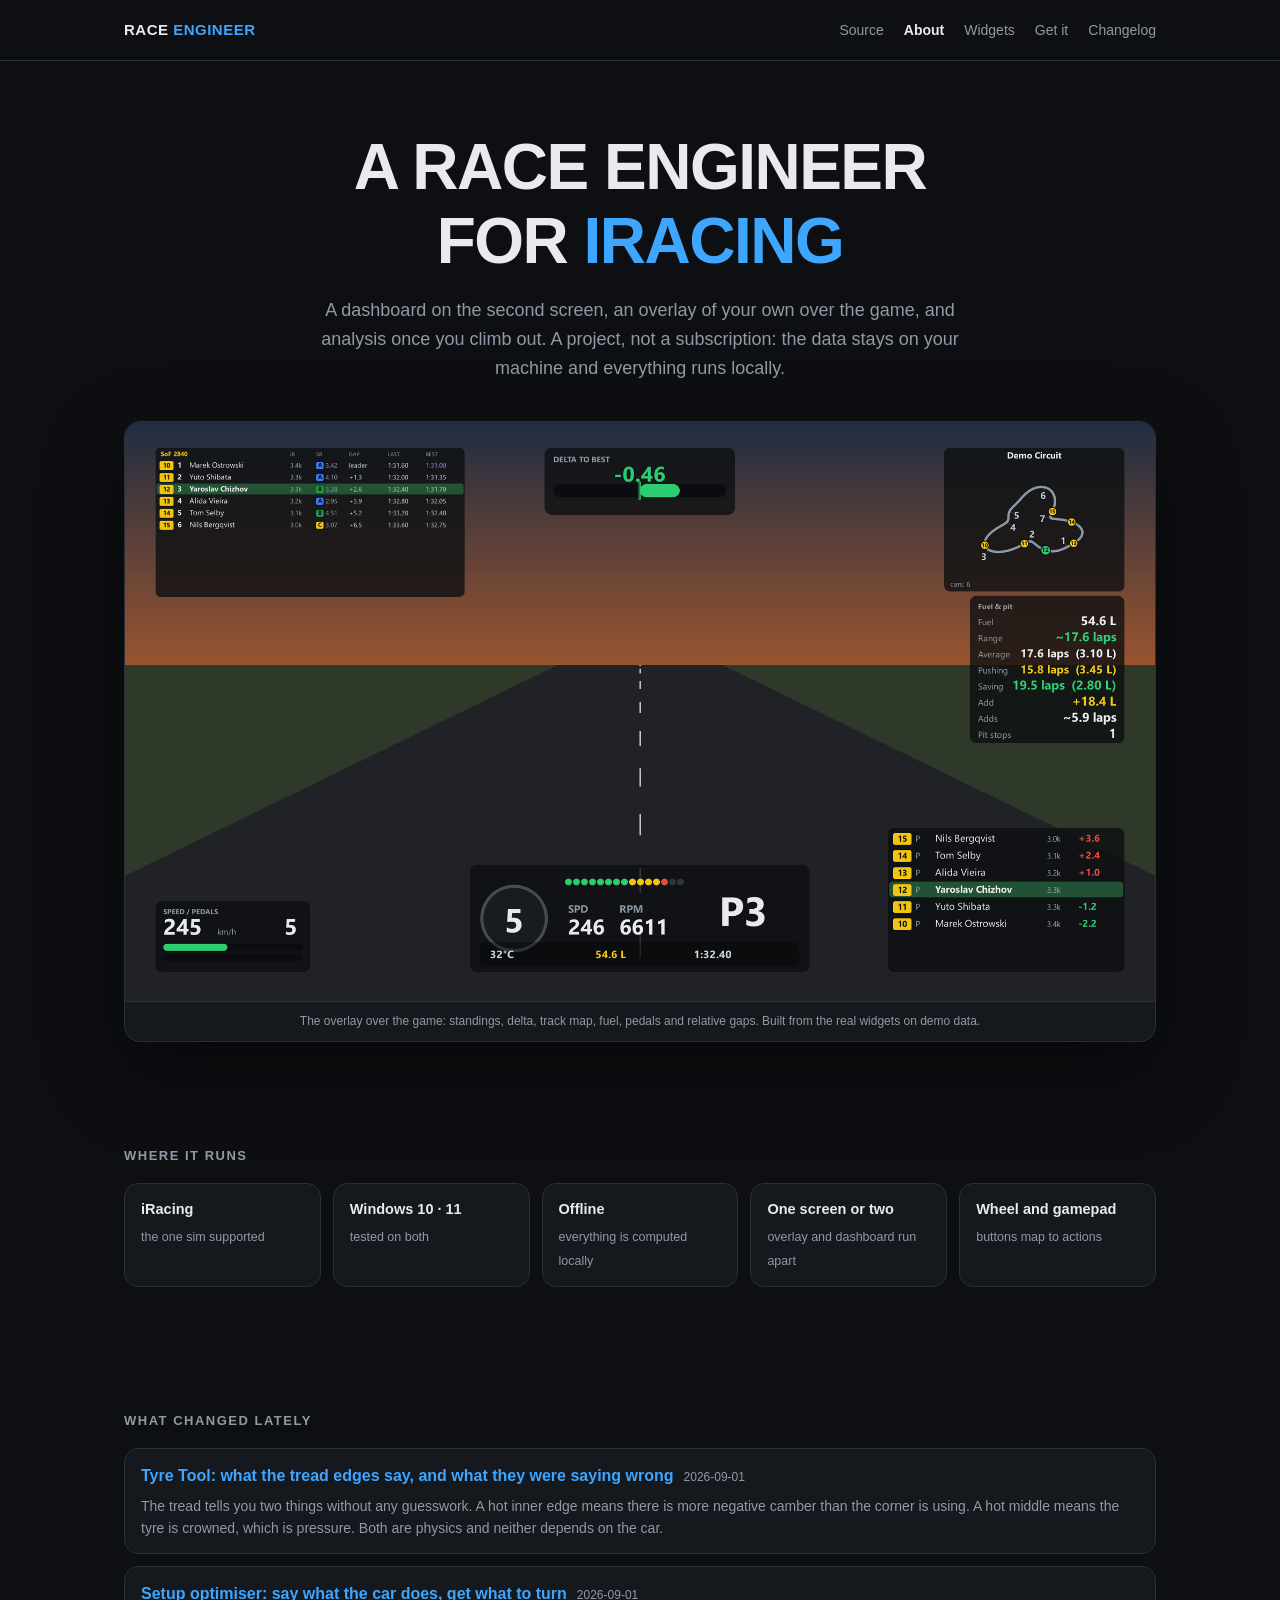
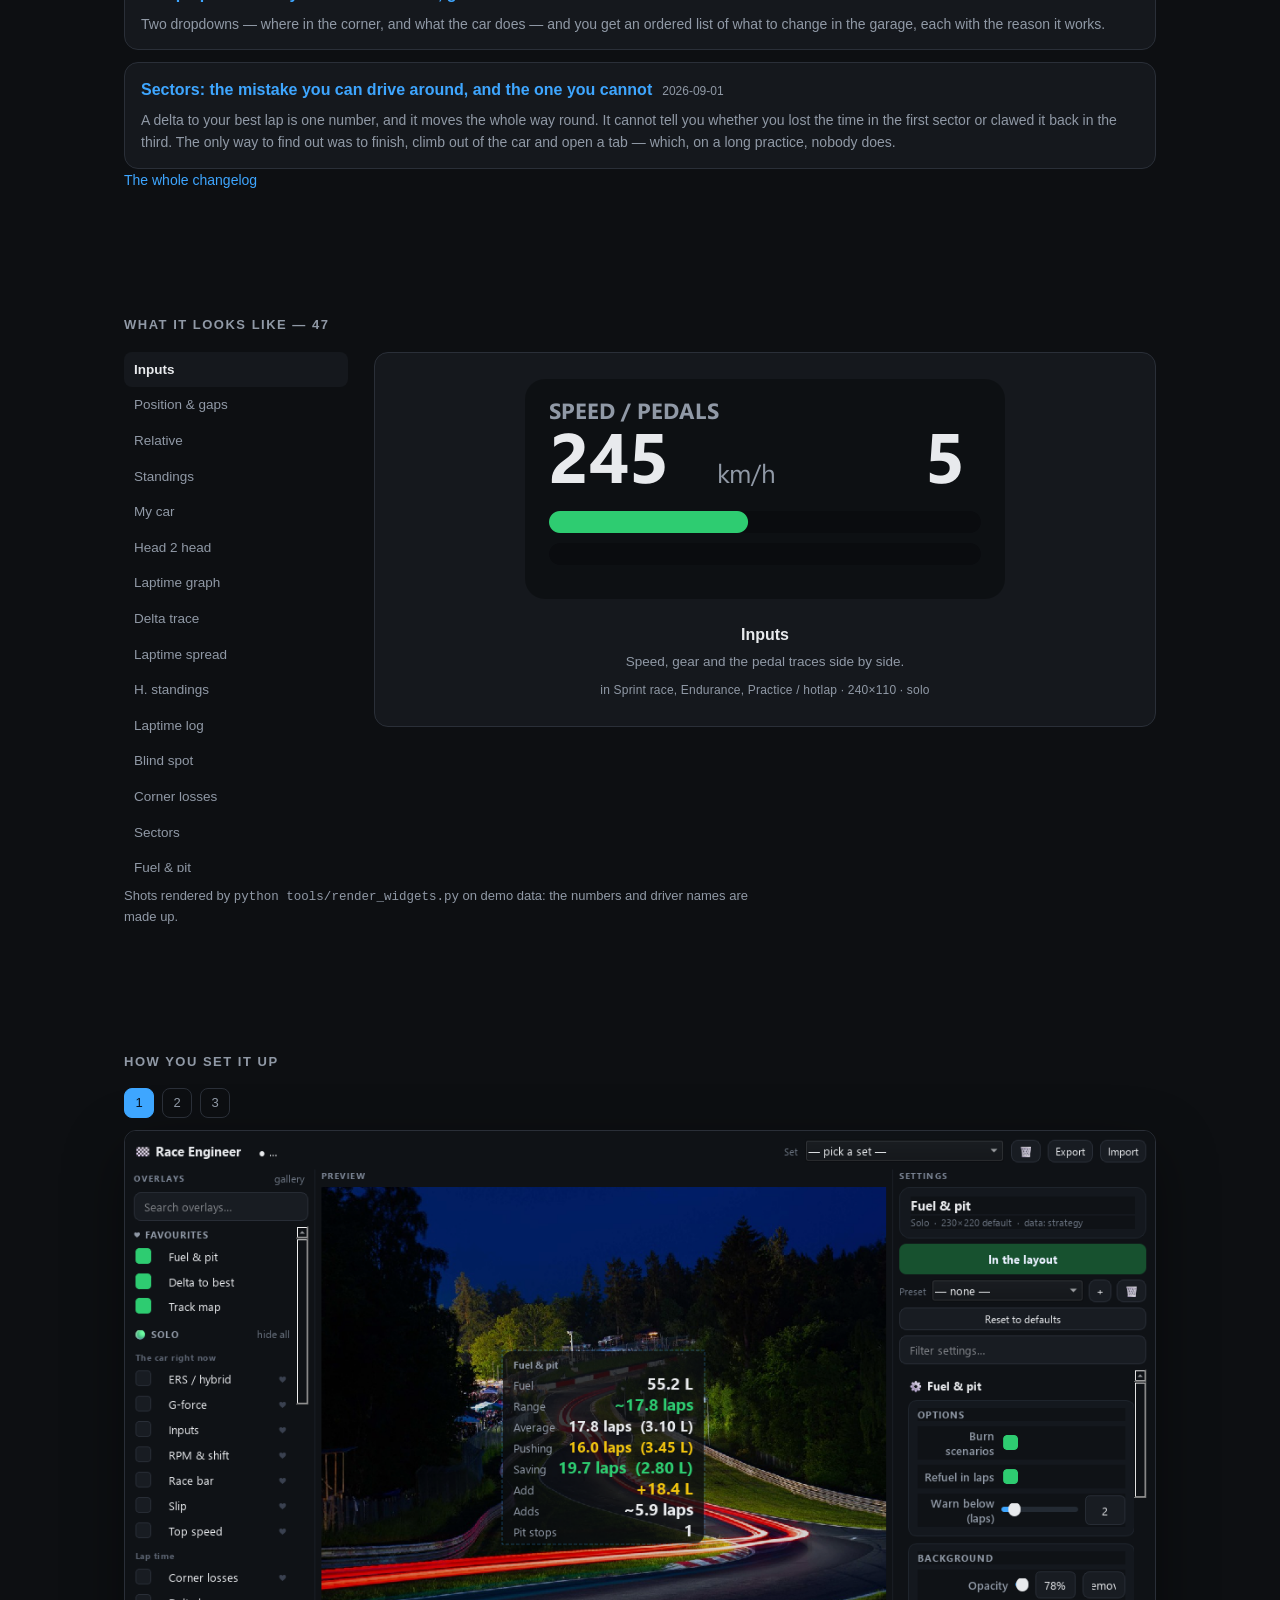
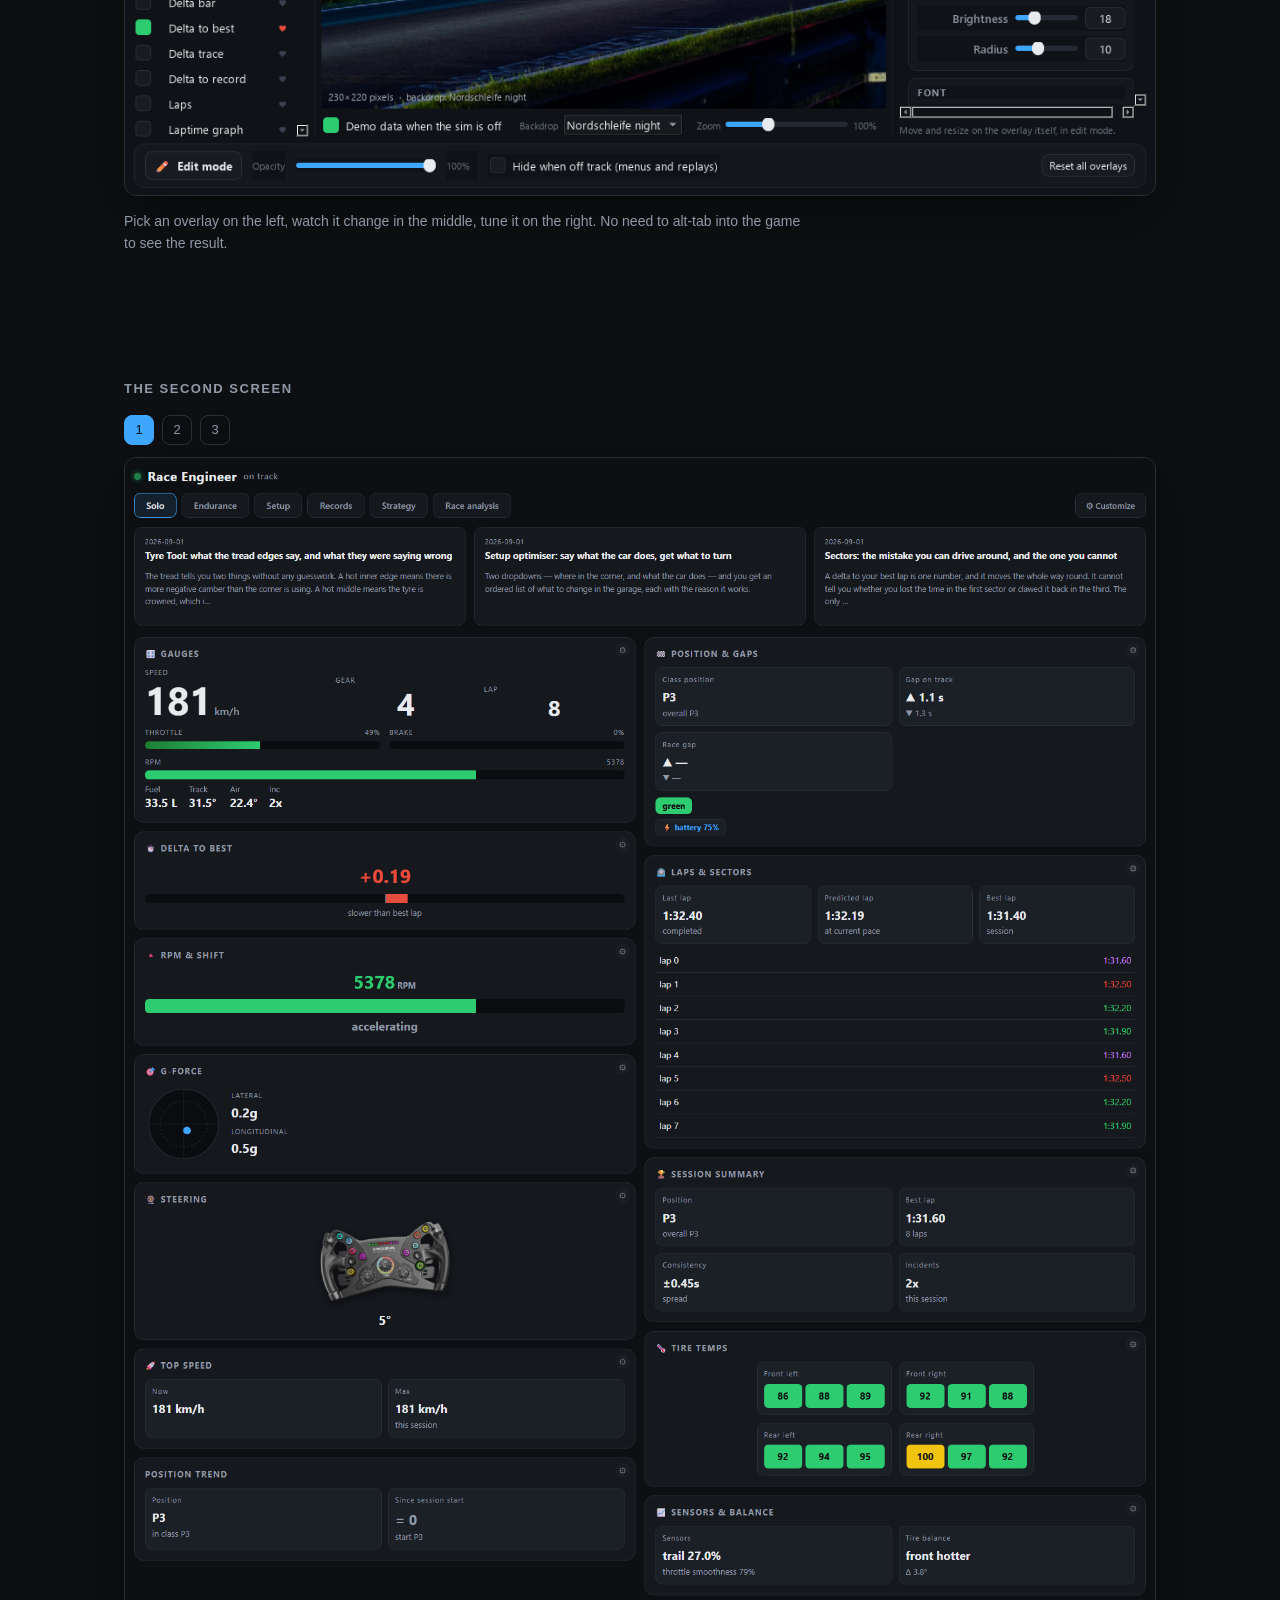
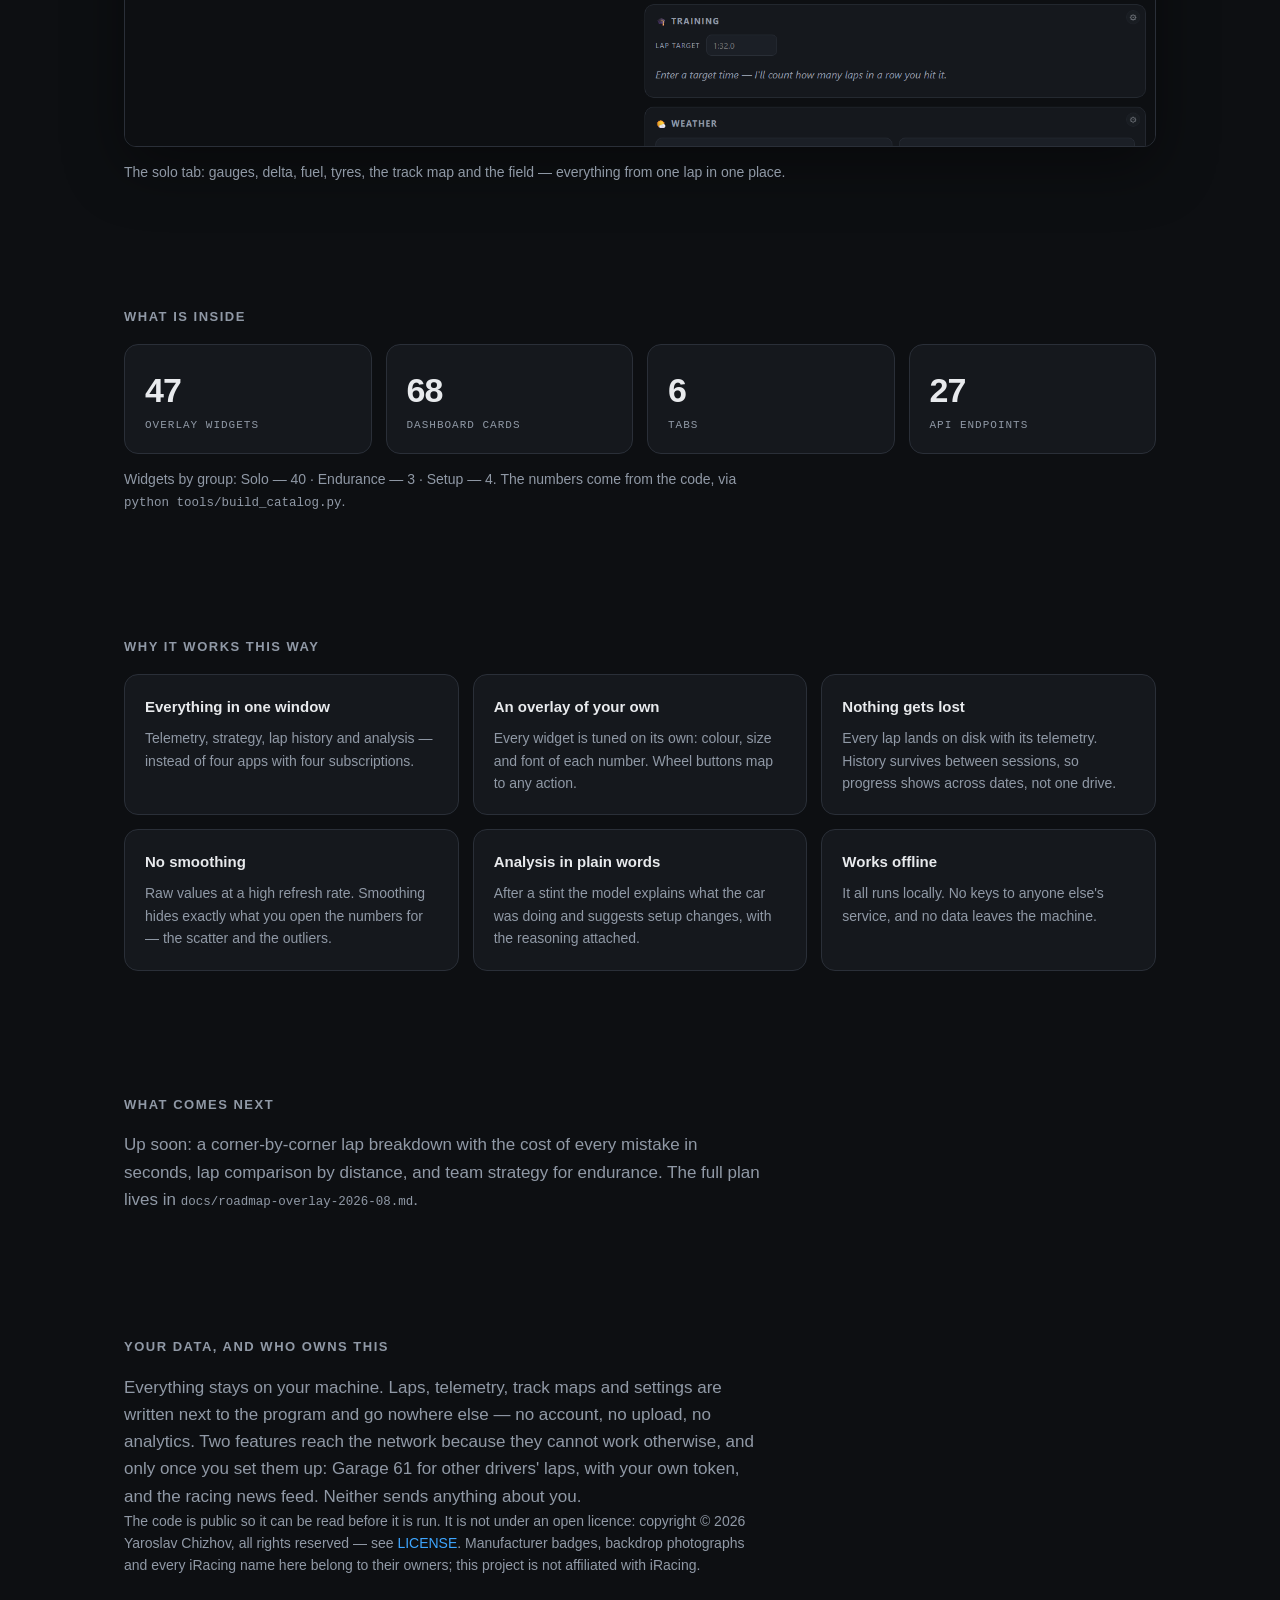
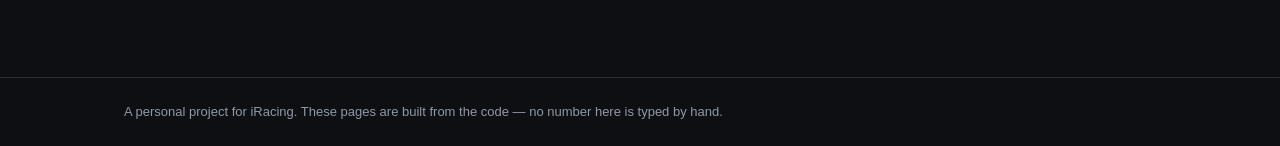
<file: docs/index.html>
<!doctype html>
<html lang="en"><head><meta charset="utf-8">
<meta name="viewport" content="width=device-width,initial-scale=1">
<title>About — Race Engineer</title>
<meta name="description" content="A race engineer for iRacing: a dashboard on the second screen, an overlay of your own over the game, and analysis once you climb out. Everything runs locally.">
<meta property="og:type" content="website">
<meta property="og:site_name" content="Race Engineer">
<meta property="og:title" content="About — Race Engineer">
<meta property="og:description" content="A race engineer for iRacing: a dashboard on the second screen, an overlay of your own over the game, and analysis once you climb out. Everything runs locally.">
<meta property="og:image" content="https://yarrace.github.io/iracing-race-engineer/hero.png">
<meta name="twitter:card" content="summary_large_image">
<link rel="stylesheet" href="tokens.css">
<style>
  *{box-sizing:border-box;margin:0;padding:0}
  body{background:var(--bg);color:var(--txt);line-height:1.6;
    font:15px/1.6 -apple-system,"Segoe UI",Roboto,Arial,sans-serif}
  a{color:var(--accent);text-decoration:none} a:hover{text-decoration:underline}
  .wrap{max-width:1080px;margin:0 auto;padding:0 24px}
  header{border-bottom:1px solid var(--line);position:sticky;top:0;
    background:var(--bg);z-index:5}
  header .wrap{display:flex;align-items:center;gap:26px;height:60px}
  .logo{font-weight:800;letter-spacing:.5px;color:var(--txt)}
  .logo b{color:var(--accent)}
  nav{display:flex;gap:20px;margin-left:auto}
  nav a{color:var(--muted);font-size:14px}
  nav a.on{color:var(--txt);font-weight:600}
  h1{font-size:40px;line-height:1.15;letter-spacing:-.5px;margin-bottom:14px}
  h1 span{color:var(--accent)}
  h2{font-size:13px;text-transform:uppercase;letter-spacing:1.5px;
    color:var(--muted);margin:44px 0 16px;font-weight:600}
  .lead{color:var(--muted);font-size:17px;max-width:640px}
  section{padding:40px 0}
  .hero{padding:64px 0 40px}
  .nums{display:grid;grid-template-columns:repeat(4,1fr);gap:14px}
  .changes{list-style:none;display:grid;gap:12px}
  .changes li{background:var(--panel);border:1px solid var(--line);
    border-radius:var(--r-card);padding:14px 16px}
  .changes li a{font-weight:700;font-size:16px}
  .changes .when{color:var(--muted);font-size:12px;margin-left:10px}
  .changes li p{color:var(--muted);font-size:14px;margin-top:6px}
  .num{background:var(--panel);border:1px solid var(--line);border-radius:var(--r-card);
    padding:18px 20px}
  .num .v{font-size:34px;font-weight:800;font-variant-numeric:tabular-nums;
    letter-spacing:-1px}
  .num .k{font-size:11px;text-transform:uppercase;letter-spacing:1px;color:var(--muted)}
  .why{display:grid;grid-template-columns:repeat(3,1fr);gap:14px}
  .why div{background:var(--panel);border:1px solid var(--line);
    border-radius:var(--r-card);padding:20px}
  .why h3{font-size:15px;margin-bottom:8px}
  .why p{color:var(--muted);font-size:14px}
  table{width:100%;border-collapse:collapse;font-size:14px}
  th{text-align:left;font-size:11px;text-transform:uppercase;letter-spacing:1px;
    color:var(--muted);padding:10px 12px;border-bottom:1px solid var(--line);font-weight:600}
  td{padding:11px 12px;border-bottom:1px solid var(--line);vertical-align:top}
  tr:hover td{background:var(--panel)}
  .k{font-family:ui-monospace,Consolas,monospace;font-size:12.5px;color:var(--muted)}
  .tag{display:inline-block;font-size:11px;padding:2px 8px;border-radius:20px;
    border:1px solid var(--line);color:var(--muted)}
  .tag.solo{color:var(--good);border-color:color-mix(in srgb,var(--good) 40%,transparent)}
  .tag.endur{color:var(--accent);border-color:color-mix(in srgb,var(--accent) 40%,transparent)}
  .tag.setup{color:var(--best);border-color:color-mix(in srgb,var(--best) 40%,transparent)}
  .post{border-bottom:1px solid var(--line);padding:22px 0}
  .post .d{font-size:12px;color:var(--muted);font-variant-numeric:tabular-nums}
  .post h3{font-size:19px;margin:4px 0 8px}
  .post ul{margin-left:20px;color:var(--muted)}
  .empty{color:var(--muted);padding:30px 0}
  footer{border-top:1px solid var(--line);margin-top:60px;padding:24px 0;
    color:var(--muted);font-size:13px}
    /* Hero shot. Both competitors lead with a screenshot rather than a
       paragraph — you see what the thing is before you read a word. */
    .hero-big{padding:70px 0 20px;text-align:center}
    .hero-big h1{font-size:clamp(34px,6vw,64px);letter-spacing:-1.5px;
      text-transform:uppercase;font-weight:800;margin-bottom:18px}
    .hero-big .lead{margin:0 auto;font-size:18px}
    .shot{margin:38px 0 0;border-radius:16px;overflow:hidden;
      border:1px solid var(--line);box-shadow:0 30px 80px rgba(0,0,0,.45);
      background:var(--panel)}
    .shot img{display:block;width:100%;height:auto}
    .shot figcaption{padding:10px 16px;font-size:12px;color:var(--muted);
      border-top:1px solid var(--line)}
    /* Showcase: list on the left, selected widget on the right. Switching
       runs on pure CSS — not a line of script on the page. */
    .show{display:grid;grid-template-columns:230px 1fr;gap:20px;align-items:start}
    .show-list{max-height:520px;overflow:auto;padding-right:6px}
    .show-list label{display:block;padding:7px 10px;border-radius:8px;
      color:var(--muted);font-size:13.5px;cursor:pointer}
    .show-list label:hover{background:var(--panel);color:var(--txt)}
    .show input{position:absolute;opacity:0;pointer-events:none}
    .show-stage{background:var(--panel);border:1px solid var(--line);
      border-radius:var(--r-card);min-height:320px;display:flex;
      align-items:center;justify-content:center;padding:26px}
    .show-stage figure{display:none;text-align:center;max-width:100%}
    .show-stage img{max-width:100%;height:auto}
    .show-stage figcaption{margin-top:16px;color:var(--muted);font-size:13.5px}
    .show-stage figcaption b{display:block;color:var(--txt);font-size:16px;
      margin-bottom:4px}
    .show-stage figcaption .meta{display:block;margin-top:8px;
      color:var(--muted);font-size:12px;letter-spacing:.2px}
    img.th{width:120px;height:auto;display:block;border-radius:6px;
      background:#0d1014;border:1px solid var(--line)}
    td:first-child{width:132px}
    td .sub{color:var(--muted);font-size:12.5px;margin-top:3px;max-width:34ch}
    .sims{display:grid;grid-template-columns:repeat(auto-fit,minmax(180px,1fr));
      gap:12px}
    .sim{border:1px solid var(--line);border-radius:var(--r-card);padding:14px 16px;
      background:var(--panel)}
    .sim b{display:block;font-size:14.5px;margin-bottom:3px}
    .sim span{color:var(--muted);font-size:12.5px}
    /* Screenshot galleries (settings window, dashboard): numbered
       tabs, one shot at a time, no script. */
    .gal input{position:absolute;opacity:0;pointer-events:none}
    .gal-tabs{display:flex;gap:8px;margin-bottom:12px}
    .gal-tabs label{width:30px;height:30px;display:flex;align-items:center;
      justify-content:center;border:1px solid var(--line);border-radius:8px;
      color:var(--muted);font-size:13px;cursor:pointer;
      font-variant-numeric:tabular-nums}
    .gal-tabs label:hover{color:var(--txt);border-color:var(--muted)}
    .gal-stage figure{display:none}
    .gal-stage img{display:block;width:100%;height:auto;border-radius:12px;
      border:1px solid var(--line);box-shadow:0 20px 60px rgba(0,0,0,.4)}
    .gal-stage figcaption{color:var(--muted);font-size:14px;margin-top:14px;
      max-width:680px}
    /* Get-it page: numbered steps with the command under each one. */
    ol.steps{list-style:none;counter-reset:s;display:grid;gap:14px}
    ol.steps li{counter-increment:s;background:var(--panel);
      border:1px solid var(--line);border-radius:var(--r-card);
      padding:16px 20px 16px 58px;position:relative}
    ol.steps li::before{content:counter(s);position:absolute;left:18px;top:16px;
      width:24px;height:24px;border-radius:50%;background:var(--accent);
      color:#08111c;font-weight:800;font-size:13px;display:flex;
      align-items:center;justify-content:center}
    /* Download cards. They exist only when a release is actually
       published — see release_section(). */
    .dls{display:grid;grid-template-columns:repeat(auto-fit,minmax(230px,1fr));
      gap:14px}
    a.dl{display:block;background:var(--panel);border:1px solid var(--line);
      border-radius:var(--r-card);padding:18px 20px;color:var(--txt)}
    a.dl:hover{border-color:var(--accent);text-decoration:none}
    a.dl b{display:block;font-size:16px;color:var(--accent);margin-bottom:4px}
    a.dl .dlname{display:block;font-family:ui-monospace,Consolas,monospace;
      font-size:12px;color:var(--muted);margin-bottom:8px}
    a.dl span{color:var(--muted);font-size:13.5px}
    ol.steps b{display:block;margin-bottom:6px}
    ol.steps p{color:var(--muted);font-size:14px;margin-top:6px}
    pre.cmd{background:#0b0e12;border:1px solid var(--line);border-radius:8px;
      padding:11px 14px;overflow-x:auto;font-family:ui-monospace,Consolas,monospace;
      font-size:12.5px;color:#cdd3dc;line-height:1.7}
    .note{border-left:2px solid var(--warn,#e0a800);padding:2px 0 2px 16px;
      color:var(--muted);font-size:14px;max-width:680px}
    @media(max-width:760px){.nums,.why{grid-template-columns:1fr 1fr}h1{font-size:30px}
      .show{grid-template-columns:1fr}.show-list{max-height:200px}}
</style></head><body>
<header><div class="wrap">
  <span class="logo">RACE <b>ENGINEER</b></span>
  <nav><a href="https://github.com/YarRace/iracing-race-engineer" class="">Source</a><a href="index.html" class="on">About</a><a href="widgets.html" class="">Widgets</a><a href="get.html" class="">Get it</a><a href="changelog.html" class="">Changelog</a></nav>
</div></header>
<div class="wrap">
<section class="hero-big">
  <h1>A race engineer<br>for <span>iRacing</span></h1>
  <p class="lead">A dashboard on the second screen, an overlay of your own over the
  game, and analysis once you climb out. A project, not a subscription: the data
  stays on your machine and everything runs locally.</p>
  <figure class="shot"><img src="hero.png" alt="The overlay over the game"><figcaption>The overlay over the game: standings, delta, track map, fuel, pedals and relative gaps. Built from the real widgets on demo data.</figcaption></figure>
</section>
<section>
  <h2>Where it runs</h2>
  <div class="sims"><div class="sim"><b>iRacing</b><span>the one sim supported</span></div><div class="sim"><b>Windows 10 · 11</b><span>tested on both</span></div><div class="sim"><b>Offline</b><span>everything is computed locally</span></div><div class="sim"><b>One screen or two</b><span>overlay and dashboard run apart</span></div><div class="sim"><b>Wheel and gamepad</b><span>buttons map to actions</span></div></div>
</section>
<section><h2>What changed lately</h2><ul class="changes"><li><a href="changelog.html#2026-09-01-tyre-tool">Tyre Tool: what the tread edges say, and what they were saying wrong</a><span class="when">2026-09-01</span><p>The tread tells you two things without any guesswork. A hot inner edge means
there is more negative camber than the corner is using. A hot middle means the
tyre is crowned, which is pressure. Both are physics and neither depends on the
car.</p></li><li><a href="changelog.html#2026-09-01-setup-optimiser">Setup optimiser: say what the car does, get what to turn</a><span class="when">2026-09-01</span><p>Two dropdowns — where in the corner, and what the car does — and you get an
ordered list of what to change in the garage, each with the reason it works.</p></li><li><a href="changelog.html#2026-09-01-sector-breakdown">Sectors: the mistake you can drive around, and the one you cannot</a><span class="when">2026-09-01</span><p>A delta to your best lap is one number, and it moves the whole way round. It
cannot tell you whether you lost the time in the first sector or clawed it back
in the third. The only way to find out was to finish, climb out of the car and
open a tab — which, on a long practice, nobody does.</p></li></ul><p class="lead" style="font-size:14px"><a href="changelog.html">The whole changelog</a></p></section>
<section><h2>What it looks like — 47</h2><style>#s0:checked~.show-stage #f0{display:block}#s0:checked~.show-list label[for="s0"]{background:var(--panel);color:var(--txt);font-weight:600}#s1:checked~.show-stage #f1{display:block}#s1:checked~.show-list label[for="s1"]{background:var(--panel);color:var(--txt);font-weight:600}#s2:checked~.show-stage #f2{display:block}#s2:checked~.show-list label[for="s2"]{background:var(--panel);color:var(--txt);font-weight:600}#s3:checked~.show-stage #f3{display:block}#s3:checked~.show-list label[for="s3"]{background:var(--panel);color:var(--txt);font-weight:600}#s4:checked~.show-stage #f4{display:block}#s4:checked~.show-list label[for="s4"]{background:var(--panel);color:var(--txt);font-weight:600}#s5:checked~.show-stage #f5{display:block}#s5:checked~.show-list label[for="s5"]{background:var(--panel);color:var(--txt);font-weight:600}#s6:checked~.show-stage #f6{display:block}#s6:checked~.show-list label[for="s6"]{background:var(--panel);color:var(--txt);font-weight:600}#s7:checked~.show-stage #f7{display:block}#s7:checked~.show-list label[for="s7"]{background:var(--panel);color:var(--txt);font-weight:600}#s8:checked~.show-stage #f8{display:block}#s8:checked~.show-list label[for="s8"]{background:var(--panel);color:var(--txt);font-weight:600}#s9:checked~.show-stage #f9{display:block}#s9:checked~.show-list label[for="s9"]{background:var(--panel);color:var(--txt);font-weight:600}#s10:checked~.show-stage #f10{display:block}#s10:checked~.show-list label[for="s10"]{background:var(--panel);color:var(--txt);font-weight:600}#s11:checked~.show-stage #f11{display:block}#s11:checked~.show-list label[for="s11"]{background:var(--panel);color:var(--txt);font-weight:600}#s12:checked~.show-stage #f12{display:block}#s12:checked~.show-list label[for="s12"]{background:var(--panel);color:var(--txt);font-weight:600}#s13:checked~.show-stage #f13{display:block}#s13:checked~.show-list label[for="s13"]{background:var(--panel);color:var(--txt);font-weight:600}#s14:checked~.show-stage #f14{display:block}#s14:checked~.show-list label[for="s14"]{background:var(--panel);color:var(--txt);font-weight:600}#s15:checked~.show-stage #f15{display:block}#s15:checked~.show-list label[for="s15"]{background:var(--panel);color:var(--txt);font-weight:600}#s16:checked~.show-stage #f16{display:block}#s16:checked~.show-list label[for="s16"]{background:var(--panel);color:var(--txt);font-weight:600}#s17:checked~.show-stage #f17{display:block}#s17:checked~.show-list label[for="s17"]{background:var(--panel);color:var(--txt);font-weight:600}#s18:checked~.show-stage #f18{display:block}#s18:checked~.show-list label[for="s18"]{background:var(--panel);color:var(--txt);font-weight:600}#s19:checked~.show-stage #f19{display:block}#s19:checked~.show-list label[for="s19"]{background:var(--panel);color:var(--txt);font-weight:600}#s20:checked~.show-stage #f20{display:block}#s20:checked~.show-list label[for="s20"]{background:var(--panel);color:var(--txt);font-weight:600}#s21:checked~.show-stage #f21{display:block}#s21:checked~.show-list label[for="s21"]{background:var(--panel);color:var(--txt);font-weight:600}#s22:checked~.show-stage #f22{display:block}#s22:checked~.show-list label[for="s22"]{background:var(--panel);color:var(--txt);font-weight:600}#s23:checked~.show-stage #f23{display:block}#s23:checked~.show-list label[for="s23"]{background:var(--panel);color:var(--txt);font-weight:600}#s24:checked~.show-stage #f24{display:block}#s24:checked~.show-list label[for="s24"]{background:var(--panel);color:var(--txt);font-weight:600}#s25:checked~.show-stage #f25{display:block}#s25:checked~.show-list label[for="s25"]{background:var(--panel);color:var(--txt);font-weight:600}#s26:checked~.show-stage #f26{display:block}#s26:checked~.show-list label[for="s26"]{background:var(--panel);color:var(--txt);font-weight:600}#s27:checked~.show-stage #f27{display:block}#s27:checked~.show-list label[for="s27"]{background:var(--panel);color:var(--txt);font-weight:600}#s28:checked~.show-stage #f28{display:block}#s28:checked~.show-list label[for="s28"]{background:var(--panel);color:var(--txt);font-weight:600}#s29:checked~.show-stage #f29{display:block}#s29:checked~.show-list label[for="s29"]{background:var(--panel);color:var(--txt);font-weight:600}#s30:checked~.show-stage #f30{display:block}#s30:checked~.show-list label[for="s30"]{background:var(--panel);color:var(--txt);font-weight:600}#s31:checked~.show-stage #f31{display:block}#s31:checked~.show-list label[for="s31"]{background:var(--panel);color:var(--txt);font-weight:600}#s32:checked~.show-stage #f32{display:block}#s32:checked~.show-list label[for="s32"]{background:var(--panel);color:var(--txt);font-weight:600}#s33:checked~.show-stage #f33{display:block}#s33:checked~.show-list label[for="s33"]{background:var(--panel);color:var(--txt);font-weight:600}#s34:checked~.show-stage #f34{display:block}#s34:checked~.show-list label[for="s34"]{background:var(--panel);color:var(--txt);font-weight:600}#s35:checked~.show-stage #f35{display:block}#s35:checked~.show-list label[for="s35"]{background:var(--panel);color:var(--txt);font-weight:600}#s36:checked~.show-stage #f36{display:block}#s36:checked~.show-list label[for="s36"]{background:var(--panel);color:var(--txt);font-weight:600}#s37:checked~.show-stage #f37{display:block}#s37:checked~.show-list label[for="s37"]{background:var(--panel);color:var(--txt);font-weight:600}#s38:checked~.show-stage #f38{display:block}#s38:checked~.show-list label[for="s38"]{background:var(--panel);color:var(--txt);font-weight:600}#s39:checked~.show-stage #f39{display:block}#s39:checked~.show-list label[for="s39"]{background:var(--panel);color:var(--txt);font-weight:600}#s40:checked~.show-stage #f40{display:block}#s40:checked~.show-list label[for="s40"]{background:var(--panel);color:var(--txt);font-weight:600}#s41:checked~.show-stage #f41{display:block}#s41:checked~.show-list label[for="s41"]{background:var(--panel);color:var(--txt);font-weight:600}#s42:checked~.show-stage #f42{display:block}#s42:checked~.show-list label[for="s42"]{background:var(--panel);color:var(--txt);font-weight:600}#s43:checked~.show-stage #f43{display:block}#s43:checked~.show-list label[for="s43"]{background:var(--panel);color:var(--txt);font-weight:600}#s44:checked~.show-stage #f44{display:block}#s44:checked~.show-list label[for="s44"]{background:var(--panel);color:var(--txt);font-weight:600}#s45:checked~.show-stage #f45{display:block}#s45:checked~.show-list label[for="s45"]{background:var(--panel);color:var(--txt);font-weight:600}#s46:checked~.show-stage #f46{display:block}#s46:checked~.show-list label[for="s46"]{background:var(--panel);color:var(--txt);font-weight:600}</style><div class="show"><input type="radio" name="shot" id="s0" checked><input type="radio" name="shot" id="s1"><input type="radio" name="shot" id="s2"><input type="radio" name="shot" id="s3"><input type="radio" name="shot" id="s4"><input type="radio" name="shot" id="s5"><input type="radio" name="shot" id="s6"><input type="radio" name="shot" id="s7"><input type="radio" name="shot" id="s8"><input type="radio" name="shot" id="s9"><input type="radio" name="shot" id="s10"><input type="radio" name="shot" id="s11"><input type="radio" name="shot" id="s12"><input type="radio" name="shot" id="s13"><input type="radio" name="shot" id="s14"><input type="radio" name="shot" id="s15"><input type="radio" name="shot" id="s16"><input type="radio" name="shot" id="s17"><input type="radio" name="shot" id="s18"><input type="radio" name="shot" id="s19"><input type="radio" name="shot" id="s20"><input type="radio" name="shot" id="s21"><input type="radio" name="shot" id="s22"><input type="radio" name="shot" id="s23"><input type="radio" name="shot" id="s24"><input type="radio" name="shot" id="s25"><input type="radio" name="shot" id="s26"><input type="radio" name="shot" id="s27"><input type="radio" name="shot" id="s28"><input type="radio" name="shot" id="s29"><input type="radio" name="shot" id="s30"><input type="radio" name="shot" id="s31"><input type="radio" name="shot" id="s32"><input type="radio" name="shot" id="s33"><input type="radio" name="shot" id="s34"><input type="radio" name="shot" id="s35"><input type="radio" name="shot" id="s36"><input type="radio" name="shot" id="s37"><input type="radio" name="shot" id="s38"><input type="radio" name="shot" id="s39"><input type="radio" name="shot" id="s40"><input type="radio" name="shot" id="s41"><input type="radio" name="shot" id="s42"><input type="radio" name="shot" id="s43"><input type="radio" name="shot" id="s44"><input type="radio" name="shot" id="s45"><input type="radio" name="shot" id="s46"><div class="show-list"><label for="s0">Inputs</label><label for="s1">Position &amp; gaps</label><label for="s2">Relative</label><label for="s3">Standings</label><label for="s4">My car</label><label for="s5">Head 2 head</label><label for="s6">Laptime graph</label><label for="s7">Delta trace</label><label for="s8">Laptime spread</label><label for="s9">H. standings</label><label for="s10">Laptime log</label><label for="s11">Blind spot</label><label for="s12">Corner losses</label><label for="s13">Sectors</label><label for="s14">Fuel &amp; pit</label><label for="s15">Laps</label><label for="s16">Race bar</label><label for="s17">Delta to best</label><label for="s18">RPM &amp; shift</label><label for="s19">G-force</label><label for="s20">Top speed</label><label for="s21">Slip</label><label for="s22">Position trend</label><label for="s23">Session summary</label><label for="s24">Tire temps</label><label for="s25">Tire wear</label><label for="s26">Session</label><label for="s27">Delta to record</label><label for="s28">ERS / hybrid</label><label for="s29">Weather</label><label for="s30">Flags</label><label for="s31">Radar</label><label for="s32">Track map</label><label for="s33">Optimal lap</label><label for="s34">Pit helper</label><label for="s35">Sensors &amp; balance</label><label for="s36">Delta bar</label><label for="s37">Wear graph</label><label for="s38">Spotter</label><label for="s39">Rain &amp; wind</label><label for="s40">Driver &amp; stint</label><label for="s41">Time left</label><label for="s42">Team incidents</label><label for="s43">Symptoms</label><label for="s44">Front/rear balance</label><label for="s45">Wear trend</label><label for="s46">Tyre tool</label></div><div class="show-stage"><figure id="f0"><img src="widgets/inputs.png" alt="Inputs" loading="lazy"><figcaption><b>Inputs</b>Speed, gear and the pedal traces side by side.<span class="meta">in Sprint race, Endurance, Practice / hotlap · 240×110 · solo</span></figcaption></figure><figure id="f1"><img src="widgets/position.png" alt="Position &amp; gaps" loading="lazy"><figcaption><b>Position &amp; gaps</b>Position in class, gaps to the car ahead and behind.<span class="meta">in Sprint race · 220×170 · solo</span></figcaption></figure><figure id="f2"><img src="widgets/relative.png" alt="Relative" loading="lazy"><figcaption><b>Relative</b>The cars physically nearest you on track, not on the timesheet.<span class="meta">in Sprint race, Endurance · 360×220 · solo</span></figcaption></figure><figure id="f3"><img src="widgets/standings.png" alt="Standings" loading="lazy"><figcaption><b>Standings</b>The full field, sorted the way race control sorts it.<span class="meta">in Endurance · 620×300 · solo</span></figcaption></figure><figure id="f4"><img src="widgets/mycar.png" alt="My car" loading="lazy"><figcaption><b>My car</b>Which car you are in: badge and model name.<span class="meta">not in any starter set · 240×74 · solo</span></figcaption></figure><figure id="f5"><img src="widgets/head2head.png" alt="Head 2 head" loading="lazy"><figcaption><b>Head 2 head</b>You against one rival — the gap and the best-lap difference.<span class="meta">not in any starter set · 390×140 · solo</span></figcaption></figure><figure id="f6"><img src="widgets/laptimegraph.png" alt="Laptime graph" loading="lazy"><figcaption><b>Laptime graph</b>Every lap as a bar, coloured by pace.<span class="meta">not in any starter set · 300×160 · solo</span></figcaption></figure><figure id="f7"><img src="widgets/deltatrace.png" alt="Delta trace" loading="lazy"><figcaption><b>Delta trace</b>A rolling trace of your delta to the best lap.<span class="meta">in Practice / hotlap · 300×120 · solo</span></figcaption></figure><figure id="f8"><img src="widgets/laptimespread.png" alt="Laptime spread" loading="lazy"><figcaption><b>Laptime spread</b>Where your laps cluster, and which ones are outliers.<span class="meta">not in any starter set · 300×132 · solo</span></figcaption></figure><figure id="f9"><img src="widgets/hstandings.png" alt="H. standings" loading="lazy"><figcaption><b>H. standings</b>The field as a horizontal strip of driver cards.<span class="meta">not in any starter set · 640×70 · solo</span></figcaption></figure><figure id="f10"><img src="widgets/laplog.png" alt="Laptime log" loading="lazy"><figcaption><b>Laptime log</b>A table of laps: number, time, delta, track temperature.<span class="meta">not in any starter set · 330×220 · solo</span></figcaption></figure><figure id="f11"><img src="widgets/blindspot.png" alt="Blind spot" loading="lazy"><figcaption><b>Blind spot</b>Two wide bars at the screen edges when a car sits alongside.<span class="meta">not in any starter set · 620×120 · solo</span></figcaption></figure><figure id="f12"><img src="widgets/cornerloss.png" alt="Corner losses" loading="lazy"><figcaption><b>Corner losses</b>The three corners where the last lap lost the most time.<span class="meta">in Practice / hotlap · 300×150 · solo</span></figcaption></figure><figure id="f13"><img src="widgets/sectors.png" alt="Sectors" loading="lazy"><figcaption><b>Sectors</b>Where this lap is up or down, sector by sector.<span class="meta">in Practice / hotlap · 240×132 · solo</span></figcaption></figure><figure id="f14"><img src="widgets/fuel.png" alt="Fuel &amp; pit" loading="lazy"><figcaption><b>Fuel &amp; pit</b>Fuel left, burn rate and what the next stop needs.<span class="meta">in Sprint race, Endurance · 230×220 · solo</span></figcaption></figure><figure id="f15"><img src="widgets/timing.png" alt="Laps" loading="lazy"><figcaption><b>Laps</b>Last, best and predicted lap — and the gaps between them.<span class="meta">in Practice / hotlap · 210×150 · solo</span></figcaption></figure><figure id="f16"><img src="widgets/racebar.png" alt="Race bar" loading="lazy"><figcaption><b>Race bar</b>A one-line HUD: gear, shift lights, delta and fuel.<span class="meta">not in any starter set · 474×150 · solo</span></figcaption></figure><figure id="f17"><img src="widgets/delta.png" alt="Delta to best" loading="lazy"><figcaption><b>Delta to best</b>Delta to your best lap, in one large number.<span class="meta">in Sprint race · 220×120 · solo</span></figcaption></figure><figure id="f18"><img src="widgets/shift.png" alt="RPM &amp; shift" loading="lazy"><figcaption><b>RPM &amp; shift</b>Revs and the moment to pull the next gear.<span class="meta">in Sprint race, Practice / hotlap · 200×130 · solo</span></figcaption></figure><figure id="f19"><img src="widgets/gforce.png" alt="G-force" loading="lazy"><figcaption><b>G-force</b>Lateral and longitudinal load as a moving dot.<span class="meta">not in any starter set · 150×150 · solo</span></figcaption></figure><figure id="f20"><img src="widgets/topspeed.png" alt="Top speed" loading="lazy"><figcaption><b>Top speed</b>Speed now, best this lap and best this session.<span class="meta">in Practice / hotlap · 210×130 · solo</span></figcaption></figure><figure id="f21"><img src="widgets/slip.png" alt="Slip" loading="lazy"><figcaption><b>Slip</b>Not just that the car is sliding — which end is sliding.<span class="meta">not in any starter set · 210×130 · solo</span></figcaption></figure><figure id="f22"><img src="widgets/postrend.png" alt="Position trend" loading="lazy"><figcaption><b>Position trend</b>How your position moved across the race.<span class="meta">not in any starter set · 210×150 · solo</span></figcaption></figure><figure id="f23"><img src="widgets/summary.png" alt="Session summary" loading="lazy"><figcaption><b>Session summary</b>The session in one card: position, pace, consistency, incidents.<span class="meta">not in any starter set · 220×190 · solo</span></figcaption></figure><figure id="f24"><img src="widgets/tiretemps.png" alt="Tire temps" loading="lazy"><figcaption><b>Tire temps</b>Tyre temperature across three zones of every wheel.<span class="meta">not in any starter set · 260×200 · solo</span></figcaption></figure><figure id="f25"><img src="widgets/wear.png" alt="Tire wear" loading="lazy"><figcaption><b>Tire wear</b>Remaining tread, per wheel and per zone.<span class="meta">in Endurance · 220×150 · solo</span></figcaption></figure><figure id="f26"><img src="widgets/session.png" alt="Session" loading="lazy"><figcaption><b>Session</b>What session this is and how much of it is left.<span class="meta">not in any starter set · 220×150 · solo</span></figcaption></figure><figure id="f27"><img src="widgets/recorddelta.png" alt="Delta to record" loading="lazy"><figcaption><b>Delta to record</b>Your track record and how far off it you are today.<span class="meta">not in any starter set · 220×150 · solo</span></figcaption></figure><figure id="f28"><img src="widgets/ers.png" alt="ERS / hybrid" loading="lazy"><figcaption><b>ERS / hybrid</b>Hybrid charge and how fast you are spending it.<span class="meta">not in any starter set · 210×150 · solo</span></figcaption></figure><figure id="f29"><img src="widgets/weather.png" alt="Weather" loading="lazy"><figcaption><b>Weather</b>Air and track temperature, wind, humidity, time of day.<span class="meta">in Endurance · 220×170 · solo</span></figcaption></figure><figure id="f30"><img src="widgets/flags.png" alt="Flags" loading="lazy"><figcaption><b>Flags</b>Flags as they are shown, plus the ones already waved.<span class="meta">in Sprint race · 240×70 · solo</span></figcaption></figure><figure id="f31"><img src="widgets/radar.png" alt="Radar" loading="lazy"><figcaption><b>Radar</b>Cars around you drawn from above, at close range.<span class="meta">in Sprint race · 150×150 · solo</span></figcaption></figure><figure id="f32"><img src="widgets/trackmap.png" alt="Track map" loading="lazy"><figcaption><b>Track map</b>The circuit with the field on it: turn numbers, names, flags and the safety car.<span class="meta">in Endurance, Practice / hotlap · 300×240 · solo</span></figcaption></figure><figure id="f33"><img src="widgets/optimal.png" alt="Optimal lap" loading="lazy"><figcaption><b>Optimal lap</b>The lap you could have driven from your best sectors.<span class="meta">not in any starter set · 210×90 · solo</span></figcaption></figure><figure id="f34"><img src="widgets/pithelper.png" alt="Pit helper" loading="lazy"><figcaption><b>Pit helper</b>Pit lane: limiter, speed and where the box is.<span class="meta">not in any starter set · 210×110 · solo</span></figcaption></figure><figure id="f35"><img src="widgets/metrics.png" alt="Sensors &amp; balance" loading="lazy"><figcaption><b>Sensors &amp; balance</b>How you work the pedals, measured over the stint.<span class="meta">not in any starter set · 250×160 · solo</span></figcaption></figure><figure id="f36"><img src="widgets/deltabar.png" alt="Delta bar" loading="lazy"><figcaption><b>Delta bar</b>Delta to best as a bar you can read without focusing.<span class="meta">not in any starter set · 260×92 · solo</span></figcaption></figure><figure id="f37"><img src="widgets/weargraph.png" alt="Wear graph" loading="lazy"><figcaption><b>Wear graph</b>Tyre wear over the stint, as a line per wheel.<span class="meta">not in any starter set · 240×160 · solo</span></figcaption></figure><figure id="f38"><img src="widgets/spotter.png" alt="Spotter" loading="lazy"><figcaption><b>Spotter</b>Spotter calls in text: car left, car right, three wide.<span class="meta">not in any starter set · 210×110 · solo</span></figcaption></figure><figure id="f39"><img src="widgets/weatherradar.png" alt="Rain &amp; wind" loading="lazy"><figcaption><b>Rain &amp; wind</b>Rain on track now, wind direction, and whether it is declared wet.<span class="meta">not in any starter set · 250×150 · solo</span></figcaption></figure><figure id="f40"><img src="widgets/e_driver.png" alt="Driver &amp; stint" loading="lazy"><figcaption><b>Driver &amp; stint</b>Who is in the car and how long this stint has run.<span class="meta">in Endurance · 240×138 · endur</span></figcaption></figure><figure id="f41"><img src="widgets/e_time.png" alt="Time left" loading="lazy"><figcaption><b>Time left</b>Time left in the race, big, with a progress bar.<span class="meta">in Endurance · 240×130 · endur</span></figcaption></figure><figure id="f42"><img src="widgets/e_incidents.png" alt="Team incidents" loading="lazy"><figcaption><b>Team incidents</b>Incident count for the whole team, not just you.<span class="meta">in Endurance · 220×150 · endur</span></figcaption></figure><figure id="f43"><img src="widgets/s_symptoms.png" alt="Symptoms" loading="lazy"><figcaption><b>Symptoms</b>What the car does on entry, mid-corner and exit.<span class="meta">not in any starter set · 250×180 · setup</span></figcaption></figure><figure id="f44"><img src="widgets/s_balance.png" alt="Front/rear balance" loading="lazy"><figcaption><b>Front/rear balance</b>Heat balance front to rear — and the setup change it asks for.<span class="meta">not in any starter set · 240×150 · setup</span></figcaption></figure><figure id="f45"><img src="widgets/s_weartrend.png" alt="Wear trend" loading="lazy"><figcaption><b>Wear trend</b>How fast the tyres are going away, and how much is left.<span class="meta">not in any starter set · 220×150 · setup</span></figcaption></figure><figure id="f46"><img src="widgets/s_tyres.png" alt="Tyre tool" loading="lazy"><figcaption><b>Tyre tool</b>What the tread edges say about camber and pressure.<span class="meta">not in any starter set · 250×148 · setup</span></figcaption></figure></div></div><p class="lead" style="margin-top:14px;font-size:13px">Shots rendered by <span class="k">python tools/render_widgets.py</span> on demo data: the numbers and driver names are made up.</p></section>
<section><h2>How you set it up</h2><style>#pn0:checked~.gal-stage #pnf0{display:block}#pn0:checked~.gal-tabs label[for="pn0"]{background:var(--accent);color:#08111c;border-color:var(--accent)}#pn1:checked~.gal-stage #pnf1{display:block}#pn1:checked~.gal-tabs label[for="pn1"]{background:var(--accent);color:#08111c;border-color:var(--accent)}#pn2:checked~.gal-stage #pnf2{display:block}#pn2:checked~.gal-tabs label[for="pn2"]{background:var(--accent);color:#08111c;border-color:var(--accent)}</style><div class="gal"><input type="radio" name="pn" id="pn0" checked><input type="radio" name="pn" id="pn1"><input type="radio" name="pn" id="pn2"><div class="gal-tabs"><label for="pn0">1</label><label for="pn1">2</label><label for="pn2">3</label></div><div class="gal-stage"><figure id="pnf0"><img src="panel/panel.png" alt="The settings window" loading="lazy"><figcaption>Pick an overlay on the left, watch it change in the middle, tune it on the right. No need to alt-tab into the game to see the result.</figcaption></figure><figure id="pnf1"><img src="panel/panel-map.png" alt="The settings window" loading="lazy"><figcaption>The preview is the real widget on the real data — not a picture of one.</figcaption></figure><figure id="pnf2"><img src="panel/panel-log.png" alt="The settings window" loading="lazy"><figcaption>Every widget carries its own settings, its own presets and a reset back to factory.</figcaption></figure></div></div></section>
<section><h2>The second screen</h2><style>#db0:checked~.gal-stage #dbf0{display:block}#db0:checked~.gal-tabs label[for="db0"]{background:var(--accent);color:#08111c;border-color:var(--accent)}#db1:checked~.gal-stage #dbf1{display:block}#db1:checked~.gal-tabs label[for="db1"]{background:var(--accent);color:#08111c;border-color:var(--accent)}#db2:checked~.gal-stage #dbf2{display:block}#db2:checked~.gal-tabs label[for="db2"]{background:var(--accent);color:#08111c;border-color:var(--accent)}</style><div class="gal"><input type="radio" name="db" id="db0" checked><input type="radio" name="db" id="db1"><input type="radio" name="db" id="db2"><div class="gal-tabs"><label for="db0">1</label><label for="db1">2</label><label for="db2">3</label></div><div class="gal-stage"><figure id="dbf0"><img src="dashboard/dashboard-solo.png" alt="The dashboard" loading="lazy"><figcaption>The solo tab: gauges, delta, fuel, tyres, the track map and the field — everything from one lap in one place.</figcaption></figure><figure id="dbf1"><img src="dashboard/dashboard-endur.png" alt="The dashboard" loading="lazy"><figcaption>Endurance: who is in the car, how long is left, and what the team&#x27;s incident count looks like while someone else drives.</figcaption></figure><figure id="dbf2"><img src="dashboard/dashboard-setup.png" alt="The dashboard" loading="lazy"><figcaption>Setup: what the car did on entry, mid-corner and exit — and the change the numbers ask for.</figcaption></figure></div></div></section>
<section>
  <h2>What is inside</h2>
  <div class="nums"><div class="num"><div class="v">47</div><div class="k">overlay widgets</div></div><div class="num"><div class="v">68</div><div class="k">dashboard cards</div></div><div class="num"><div class="v">6</div><div class="k">tabs</div></div><div class="num"><div class="v">27</div><div class="k">API endpoints</div></div></div>
  <p class="lead" style="margin-top:14px;font-size:14px">Widgets by group: Solo — 40 · Endurance — 3 · Setup — 4.
  The numbers come from the code, via <span class="k">python tools/build_catalog.py</span>.</p>
</section>
<section>
  <h2>Why it works this way</h2>
  <div class="why"><div><h3>Everything in one window</h3><p>Telemetry, strategy, lap history and analysis — instead of four apps with four subscriptions.</p></div><div><h3>An overlay of your own</h3><p>Every widget is tuned on its own: colour, size and font of each number. Wheel buttons map to any action.</p></div><div><h3>Nothing gets lost</h3><p>Every lap lands on disk with its telemetry. History survives between sessions, so progress shows across dates, not one drive.</p></div><div><h3>No smoothing</h3><p>Raw values at a high refresh rate. Smoothing hides exactly what you open the numbers for — the scatter and the outliers.</p></div><div><h3>Analysis in plain words</h3><p>After a stint the model explains what the car was doing and suggests setup changes, with the reasoning attached.</p></div><div><h3>Works offline</h3><p>It all runs locally. No keys to anyone else&#x27;s service, and no data leaves the machine.</p></div></div>
</section>
<section>
  <h2>What comes next</h2>
  <p class="lead">Up soon: a corner-by-corner lap breakdown with the cost of every
  mistake in seconds, lap comparison by distance, and team strategy for endurance.
  The full plan lives in <span class="k">docs/roadmap-overlay-2026-08.md</span>.</p>
</section>
<section>
  <h2>Your data, and who owns this</h2>
  <p class="lead">Everything stays on your machine. Laps, telemetry, track maps and
  settings are written next to the program and go nowhere else — no account, no
  upload, no analytics. Two features reach the network because they cannot work
  otherwise, and only once you set them up: Garage 61 for other drivers' laps,
  with your own token, and the racing news feed. Neither sends anything about you.</p>
  <p class="lead" style="font-size:14px">The code is public so it can be read before
  it is run. It is not under an open licence: copyright &copy; 2026 Yaroslav
  Chizhov, all rights reserved — see <a href="https://github.com/YarRace/iracing-race-engineer/blob/main/LICENSE">LICENSE</a>.
  Manufacturer badges, backdrop photographs and every iRacing name here belong to
  their owners; this project is not affiliated with iRacing.</p>
</section></div>
<footer><div class="wrap">A personal project for iRacing. These pages are built
from the code — no number here is typed by hand.</div></footer>
</body></html>
</file>
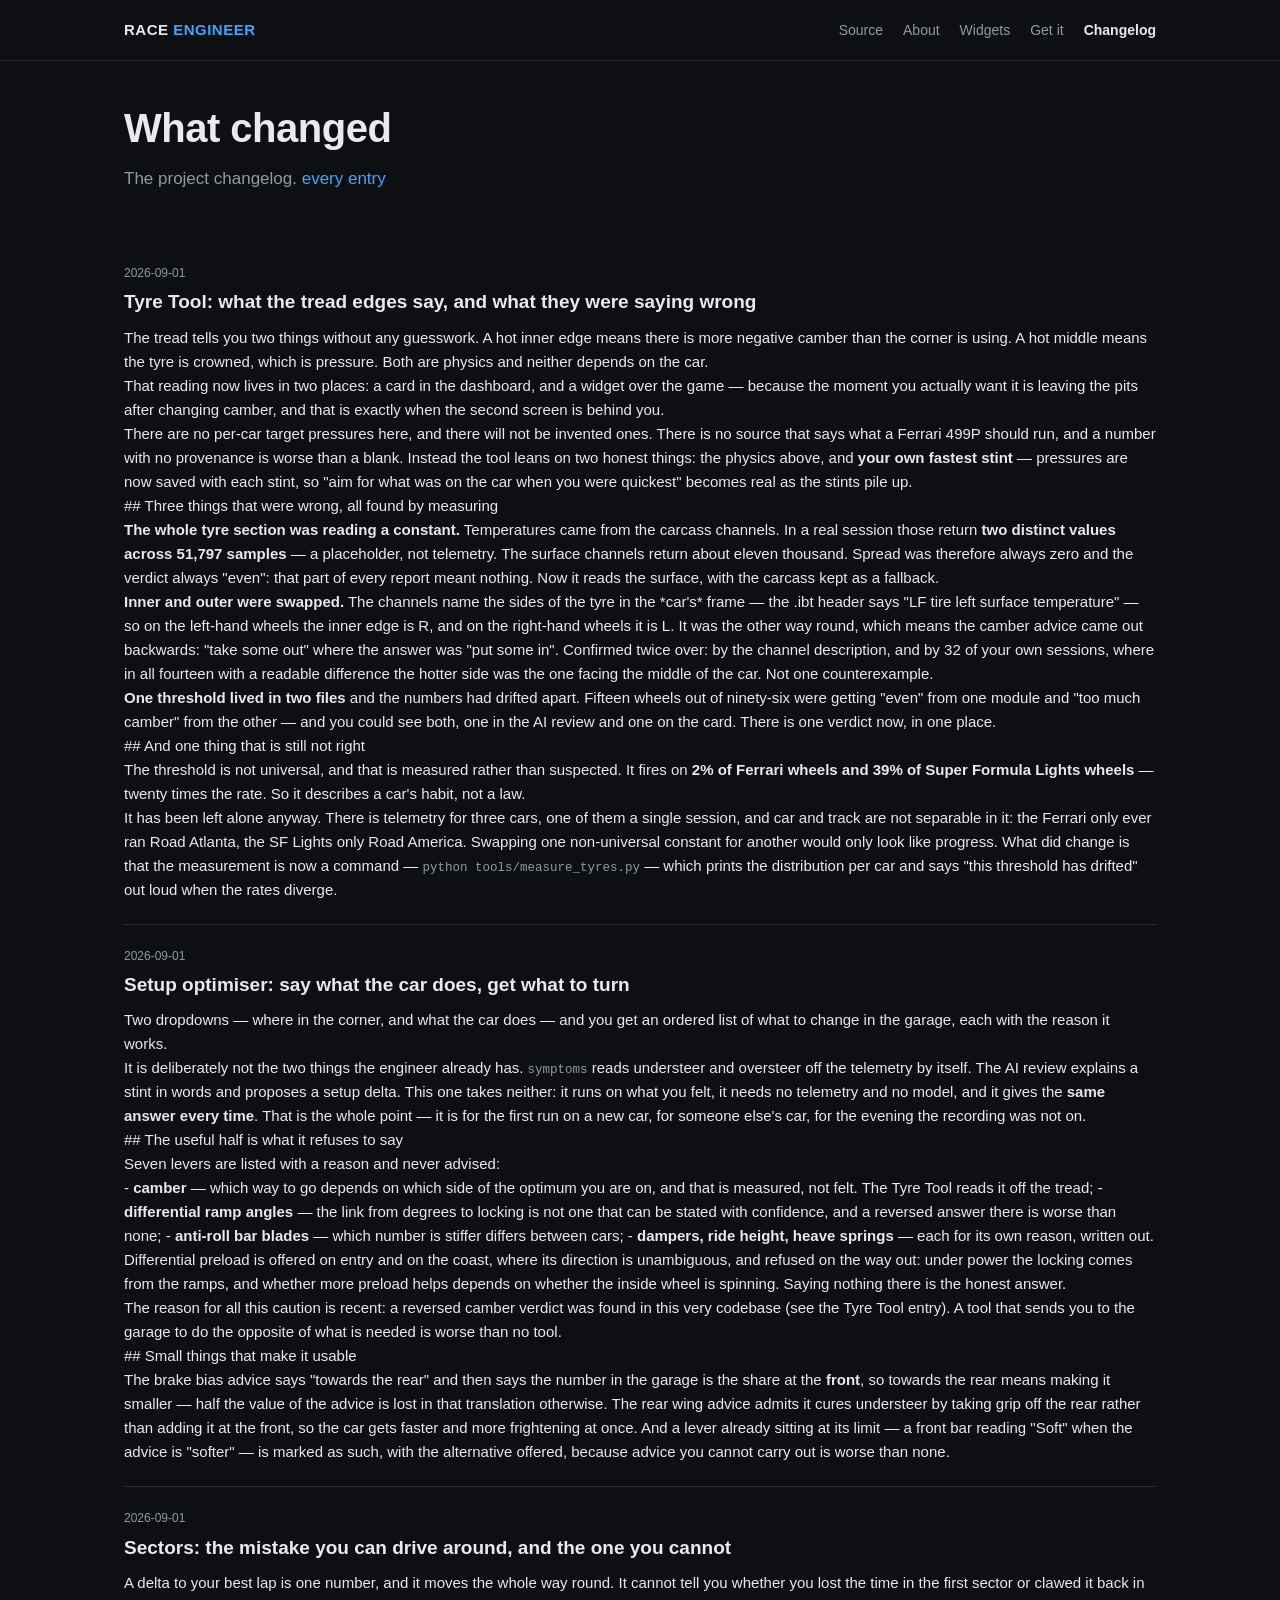
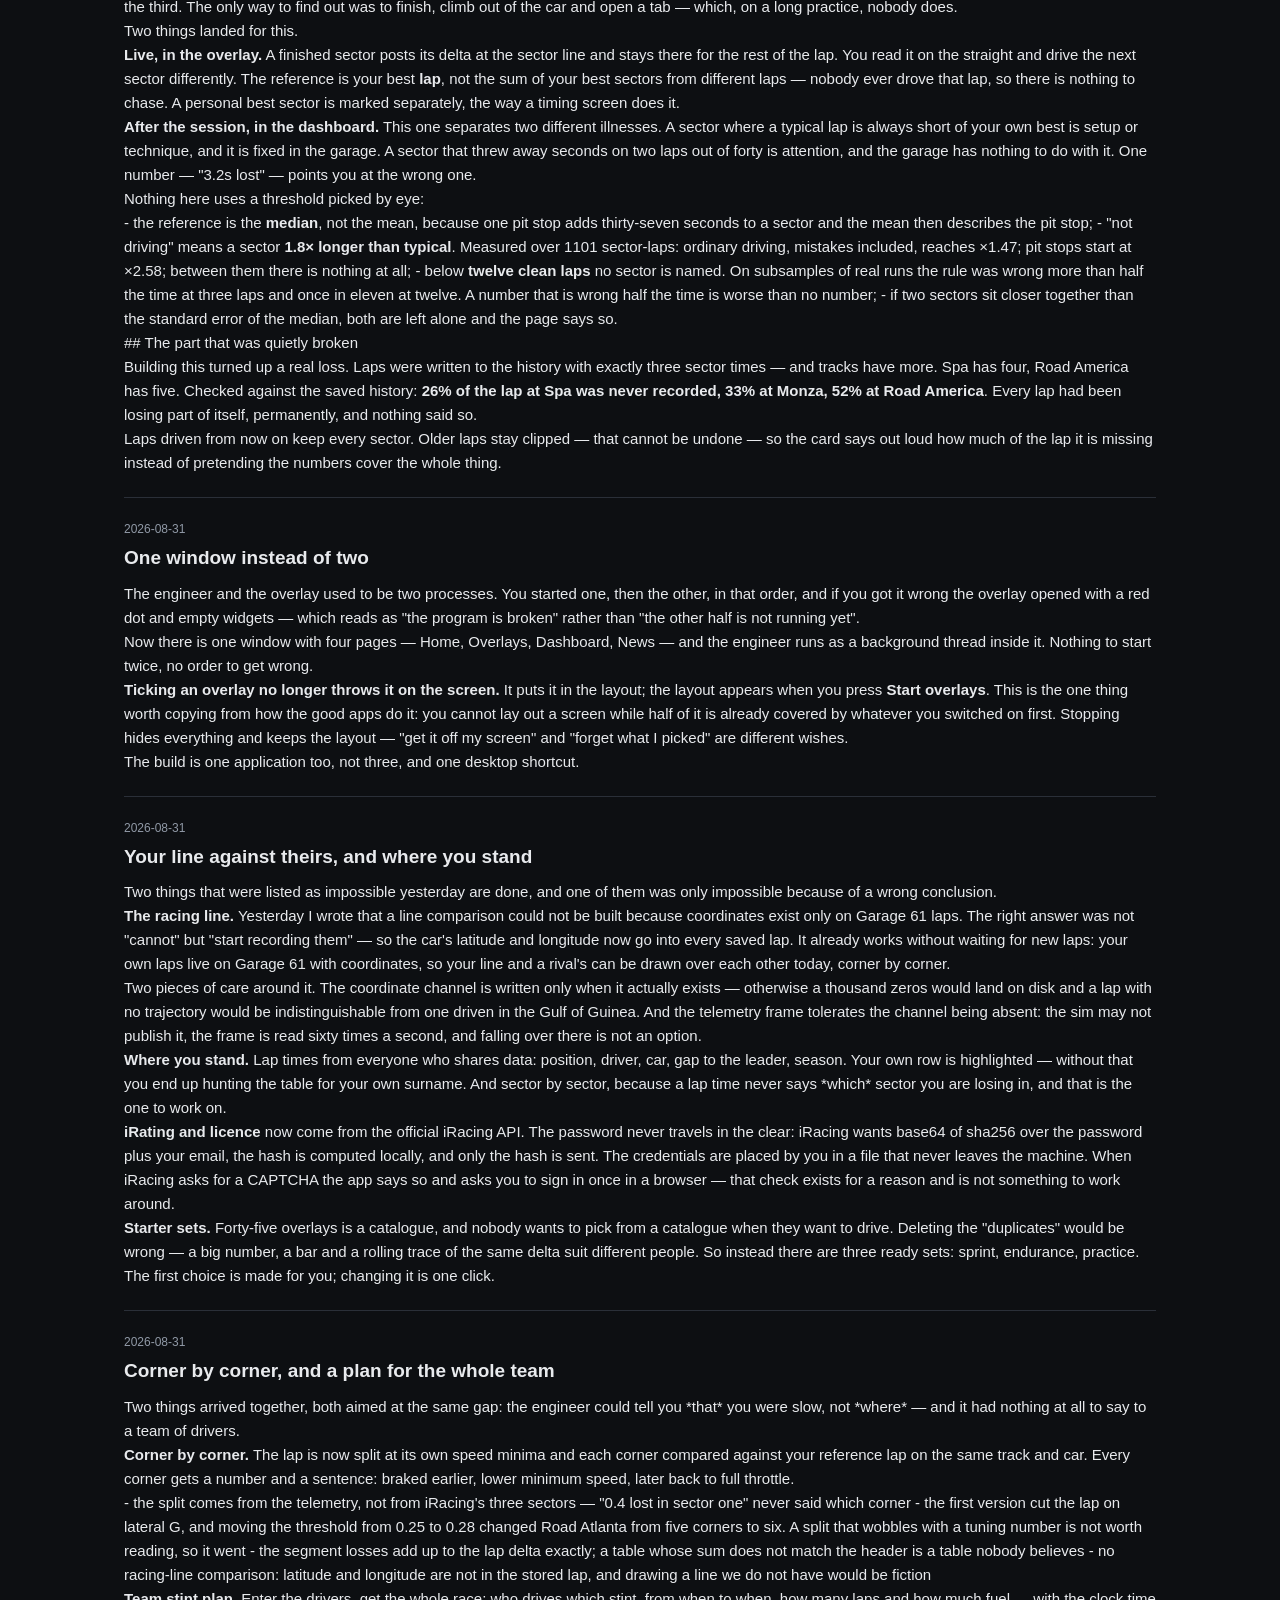
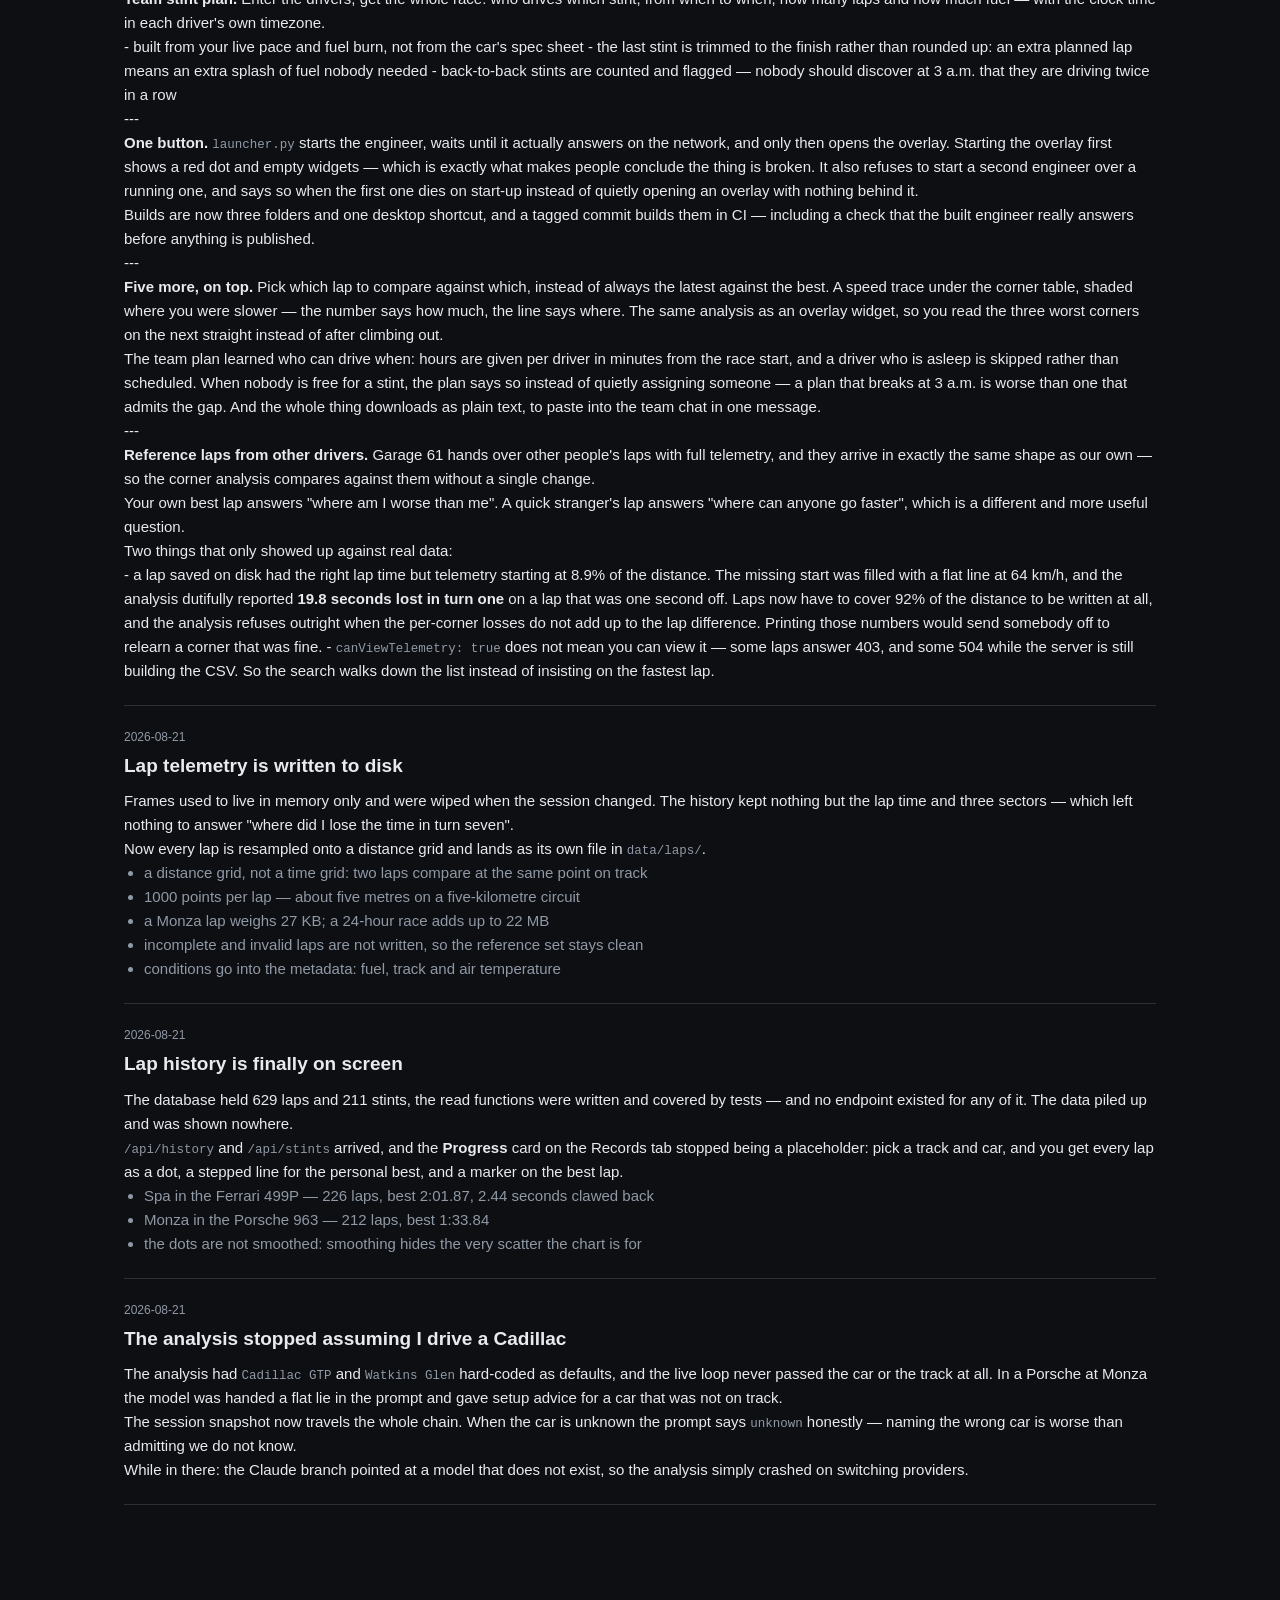
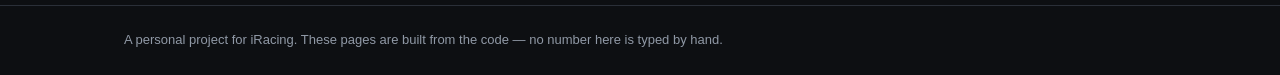
<file: docs/changelog.html>
<!doctype html>
<html lang="en"><head><meta charset="utf-8">
<meta name="viewport" content="width=device-width,initial-scale=1">
<title>Changelog — Race Engineer</title>
<meta name="description" content="A race engineer for iRacing: a dashboard on the second screen, an overlay of your own over the game, and analysis once you climb out. Everything runs locally.">
<meta property="og:type" content="website">
<meta property="og:site_name" content="Race Engineer">
<meta property="og:title" content="Changelog — Race Engineer">
<meta property="og:description" content="A race engineer for iRacing: a dashboard on the second screen, an overlay of your own over the game, and analysis once you climb out. Everything runs locally.">
<meta property="og:image" content="https://yarrace.github.io/iracing-race-engineer/hero.png">
<meta name="twitter:card" content="summary_large_image">
<link rel="stylesheet" href="tokens.css">
<style>
  *{box-sizing:border-box;margin:0;padding:0}
  body{background:var(--bg);color:var(--txt);line-height:1.6;
    font:15px/1.6 -apple-system,"Segoe UI",Roboto,Arial,sans-serif}
  a{color:var(--accent);text-decoration:none} a:hover{text-decoration:underline}
  .wrap{max-width:1080px;margin:0 auto;padding:0 24px}
  header{border-bottom:1px solid var(--line);position:sticky;top:0;
    background:var(--bg);z-index:5}
  header .wrap{display:flex;align-items:center;gap:26px;height:60px}
  .logo{font-weight:800;letter-spacing:.5px;color:var(--txt)}
  .logo b{color:var(--accent)}
  nav{display:flex;gap:20px;margin-left:auto}
  nav a{color:var(--muted);font-size:14px}
  nav a.on{color:var(--txt);font-weight:600}
  h1{font-size:40px;line-height:1.15;letter-spacing:-.5px;margin-bottom:14px}
  h1 span{color:var(--accent)}
  h2{font-size:13px;text-transform:uppercase;letter-spacing:1.5px;
    color:var(--muted);margin:44px 0 16px;font-weight:600}
  .lead{color:var(--muted);font-size:17px;max-width:640px}
  section{padding:40px 0}
  .hero{padding:64px 0 40px}
  .nums{display:grid;grid-template-columns:repeat(4,1fr);gap:14px}
  .changes{list-style:none;display:grid;gap:12px}
  .changes li{background:var(--panel);border:1px solid var(--line);
    border-radius:var(--r-card);padding:14px 16px}
  .changes li a{font-weight:700;font-size:16px}
  .changes .when{color:var(--muted);font-size:12px;margin-left:10px}
  .changes li p{color:var(--muted);font-size:14px;margin-top:6px}
  .num{background:var(--panel);border:1px solid var(--line);border-radius:var(--r-card);
    padding:18px 20px}
  .num .v{font-size:34px;font-weight:800;font-variant-numeric:tabular-nums;
    letter-spacing:-1px}
  .num .k{font-size:11px;text-transform:uppercase;letter-spacing:1px;color:var(--muted)}
  .why{display:grid;grid-template-columns:repeat(3,1fr);gap:14px}
  .why div{background:var(--panel);border:1px solid var(--line);
    border-radius:var(--r-card);padding:20px}
  .why h3{font-size:15px;margin-bottom:8px}
  .why p{color:var(--muted);font-size:14px}
  table{width:100%;border-collapse:collapse;font-size:14px}
  th{text-align:left;font-size:11px;text-transform:uppercase;letter-spacing:1px;
    color:var(--muted);padding:10px 12px;border-bottom:1px solid var(--line);font-weight:600}
  td{padding:11px 12px;border-bottom:1px solid var(--line);vertical-align:top}
  tr:hover td{background:var(--panel)}
  .k{font-family:ui-monospace,Consolas,monospace;font-size:12.5px;color:var(--muted)}
  .tag{display:inline-block;font-size:11px;padding:2px 8px;border-radius:20px;
    border:1px solid var(--line);color:var(--muted)}
  .tag.solo{color:var(--good);border-color:color-mix(in srgb,var(--good) 40%,transparent)}
  .tag.endur{color:var(--accent);border-color:color-mix(in srgb,var(--accent) 40%,transparent)}
  .tag.setup{color:var(--best);border-color:color-mix(in srgb,var(--best) 40%,transparent)}
  .post{border-bottom:1px solid var(--line);padding:22px 0}
  .post .d{font-size:12px;color:var(--muted);font-variant-numeric:tabular-nums}
  .post h3{font-size:19px;margin:4px 0 8px}
  .post ul{margin-left:20px;color:var(--muted)}
  .empty{color:var(--muted);padding:30px 0}
  footer{border-top:1px solid var(--line);margin-top:60px;padding:24px 0;
    color:var(--muted);font-size:13px}
    /* Hero shot. Both competitors lead with a screenshot rather than a
       paragraph — you see what the thing is before you read a word. */
    .hero-big{padding:70px 0 20px;text-align:center}
    .hero-big h1{font-size:clamp(34px,6vw,64px);letter-spacing:-1.5px;
      text-transform:uppercase;font-weight:800;margin-bottom:18px}
    .hero-big .lead{margin:0 auto;font-size:18px}
    .shot{margin:38px 0 0;border-radius:16px;overflow:hidden;
      border:1px solid var(--line);box-shadow:0 30px 80px rgba(0,0,0,.45);
      background:var(--panel)}
    .shot img{display:block;width:100%;height:auto}
    .shot figcaption{padding:10px 16px;font-size:12px;color:var(--muted);
      border-top:1px solid var(--line)}
    /* Showcase: list on the left, selected widget on the right. Switching
       runs on pure CSS — not a line of script on the page. */
    .show{display:grid;grid-template-columns:230px 1fr;gap:20px;align-items:start}
    .show-list{max-height:520px;overflow:auto;padding-right:6px}
    .show-list label{display:block;padding:7px 10px;border-radius:8px;
      color:var(--muted);font-size:13.5px;cursor:pointer}
    .show-list label:hover{background:var(--panel);color:var(--txt)}
    .show input{position:absolute;opacity:0;pointer-events:none}
    .show-stage{background:var(--panel);border:1px solid var(--line);
      border-radius:var(--r-card);min-height:320px;display:flex;
      align-items:center;justify-content:center;padding:26px}
    .show-stage figure{display:none;text-align:center;max-width:100%}
    .show-stage img{max-width:100%;height:auto}
    .show-stage figcaption{margin-top:16px;color:var(--muted);font-size:13.5px}
    .show-stage figcaption b{display:block;color:var(--txt);font-size:16px;
      margin-bottom:4px}
    .show-stage figcaption .meta{display:block;margin-top:8px;
      color:var(--muted);font-size:12px;letter-spacing:.2px}
    img.th{width:120px;height:auto;display:block;border-radius:6px;
      background:#0d1014;border:1px solid var(--line)}
    td:first-child{width:132px}
    td .sub{color:var(--muted);font-size:12.5px;margin-top:3px;max-width:34ch}
    .sims{display:grid;grid-template-columns:repeat(auto-fit,minmax(180px,1fr));
      gap:12px}
    .sim{border:1px solid var(--line);border-radius:var(--r-card);padding:14px 16px;
      background:var(--panel)}
    .sim b{display:block;font-size:14.5px;margin-bottom:3px}
    .sim span{color:var(--muted);font-size:12.5px}
    /* Screenshot galleries (settings window, dashboard): numbered
       tabs, one shot at a time, no script. */
    .gal input{position:absolute;opacity:0;pointer-events:none}
    .gal-tabs{display:flex;gap:8px;margin-bottom:12px}
    .gal-tabs label{width:30px;height:30px;display:flex;align-items:center;
      justify-content:center;border:1px solid var(--line);border-radius:8px;
      color:var(--muted);font-size:13px;cursor:pointer;
      font-variant-numeric:tabular-nums}
    .gal-tabs label:hover{color:var(--txt);border-color:var(--muted)}
    .gal-stage figure{display:none}
    .gal-stage img{display:block;width:100%;height:auto;border-radius:12px;
      border:1px solid var(--line);box-shadow:0 20px 60px rgba(0,0,0,.4)}
    .gal-stage figcaption{color:var(--muted);font-size:14px;margin-top:14px;
      max-width:680px}
    /* Get-it page: numbered steps with the command under each one. */
    ol.steps{list-style:none;counter-reset:s;display:grid;gap:14px}
    ol.steps li{counter-increment:s;background:var(--panel);
      border:1px solid var(--line);border-radius:var(--r-card);
      padding:16px 20px 16px 58px;position:relative}
    ol.steps li::before{content:counter(s);position:absolute;left:18px;top:16px;
      width:24px;height:24px;border-radius:50%;background:var(--accent);
      color:#08111c;font-weight:800;font-size:13px;display:flex;
      align-items:center;justify-content:center}
    /* Download cards. They exist only when a release is actually
       published — see release_section(). */
    .dls{display:grid;grid-template-columns:repeat(auto-fit,minmax(230px,1fr));
      gap:14px}
    a.dl{display:block;background:var(--panel);border:1px solid var(--line);
      border-radius:var(--r-card);padding:18px 20px;color:var(--txt)}
    a.dl:hover{border-color:var(--accent);text-decoration:none}
    a.dl b{display:block;font-size:16px;color:var(--accent);margin-bottom:4px}
    a.dl .dlname{display:block;font-family:ui-monospace,Consolas,monospace;
      font-size:12px;color:var(--muted);margin-bottom:8px}
    a.dl span{color:var(--muted);font-size:13.5px}
    ol.steps b{display:block;margin-bottom:6px}
    ol.steps p{color:var(--muted);font-size:14px;margin-top:6px}
    pre.cmd{background:#0b0e12;border:1px solid var(--line);border-radius:8px;
      padding:11px 14px;overflow-x:auto;font-family:ui-monospace,Consolas,monospace;
      font-size:12.5px;color:#cdd3dc;line-height:1.7}
    .note{border-left:2px solid var(--warn,#e0a800);padding:2px 0 2px 16px;
      color:var(--muted);font-size:14px;max-width:680px}
    @media(max-width:760px){.nums,.why{grid-template-columns:1fr 1fr}h1{font-size:30px}
      .show{grid-template-columns:1fr}.show-list{max-height:200px}}
</style></head><body>
<header><div class="wrap">
  <span class="logo">RACE <b>ENGINEER</b></span>
  <nav><a href="https://github.com/YarRace/iracing-race-engineer" class="">Source</a><a href="index.html" class="">About</a><a href="widgets.html" class="">Widgets</a><a href="get.html" class="">Get it</a><a href="changelog.html" class="on">Changelog</a></nav>
</div></header>
<div class="wrap">
<section class="hero" style="padding:44px 0 10px">
  <h1>What changed</h1>
  <p class="lead">The project changelog. <a href="changelog.html">every entry</a></p>
</section>
<section><div class="post" id="2026-09-01-tyre-tool"><div class="d">2026-09-01</div><h3>Tyre Tool: what the tread edges say, and what they were saying wrong</h3><p>The tread tells you two things without any guesswork. A hot inner edge means
there is more negative camber than the corner is using. A hot middle means the
tyre is crowned, which is pressure. Both are physics and neither depends on the
car.</p><p>That reading now lives in two places: a card in the dashboard, and a widget over
the game — because the moment you actually want it is leaving the pits after
changing camber, and that is exactly when the second screen is behind you.</p><p>There are no per-car target pressures here, and there will not be invented ones.
There is no source that says what a Ferrari 499P should run, and a number with no
provenance is worse than a blank. Instead the tool leans on two honest things:
the physics above, and <b>your own fastest stint</b> — pressures are now saved with
each stint, so &quot;aim for what was on the car when you were quickest&quot; becomes real
as the stints pile up.</p><p>## Three things that were wrong, all found by measuring</p><p><b>The whole tyre section was reading a constant.</b> Temperatures came from the
carcass channels. In a real session those return <b>two distinct values across
51,797 samples</b> — a placeholder, not telemetry. The surface channels return
about eleven thousand. Spread was therefore always zero and the verdict always
&quot;even&quot;: that part of every report meant nothing. Now it reads the surface, with
the carcass kept as a fallback.</p><p><b>Inner and outer were swapped.</b> The channels name the sides of the tyre in the
*car&#x27;s* frame — the .ibt header says &quot;LF tire left surface temperature&quot; — so on
the left-hand wheels the inner edge is R, and on the right-hand wheels it is L.
It was the other way round, which means the camber advice came out backwards:
&quot;take some out&quot; where the answer was &quot;put some in&quot;. Confirmed twice over: by the
channel description, and by 32 of your own sessions, where in all fourteen with a
readable difference the hotter side was the one facing the middle of the car.
Not one counterexample.</p><p><b>One threshold lived in two files</b> and the numbers had drifted apart. Fifteen
wheels out of ninety-six were getting &quot;even&quot; from one module and &quot;too much
camber&quot; from the other — and you could see both, one in the AI review and one on
the card. There is one verdict now, in one place.</p><p>## And one thing that is still not right</p><p>The threshold is not universal, and that is measured rather than suspected. It
fires on <b>2% of Ferrari wheels and 39% of Super Formula Lights wheels</b> — twenty
times the rate. So it describes a car&#x27;s habit, not a law.</p><p>It has been left alone anyway. There is telemetry for three cars, one of them a
single session, and car and track are not separable in it: the Ferrari only ever
ran Road Atlanta, the SF Lights only Road America. Swapping one non-universal
constant for another would only look like progress. What did change is that the
measurement is now a command — <span class="k">python tools/measure_tyres.py</span> — which prints the
distribution per car and says &quot;this threshold has drifted&quot; out loud when the
rates diverge.</p></div><div class="post" id="2026-09-01-setup-optimiser"><div class="d">2026-09-01</div><h3>Setup optimiser: say what the car does, get what to turn</h3><p>Two dropdowns — where in the corner, and what the car does — and you get an
ordered list of what to change in the garage, each with the reason it works.</p><p>It is deliberately not the two things the engineer already has. <span class="k">symptoms</span> reads
understeer and oversteer off the telemetry by itself. The AI review explains a
stint in words and proposes a setup delta. This one takes neither: it runs on
what you felt, it needs no telemetry and no model, and it gives the <b>same answer
every time</b>. That is the whole point — it is for the first run on a new car,
for someone else&#x27;s car, for the evening the recording was not on.</p><p>## The useful half is what it refuses to say</p><p>Seven levers are listed with a reason and never advised:</p><p>- <b>camber</b> — which way to go depends on which side of the optimum you are on,
  and that is measured, not felt. The Tyre Tool reads it off the tread;
- <b>differential ramp angles</b> — the link from degrees to locking is not one that
  can be stated with confidence, and a reversed answer there is worse than none;
- <b>anti-roll bar blades</b> — which number is stiffer differs between cars;
- <b>dampers, ride height, heave springs</b> — each for its own reason, written out.</p><p>Differential preload is offered on entry and on the coast, where its direction is
unambiguous, and refused on the way out: under power the locking comes from the
ramps, and whether more preload helps depends on whether the inside wheel is
spinning. Saying nothing there is the honest answer.</p><p>The reason for all this caution is recent: a reversed camber verdict was found in
this very codebase (see the Tyre Tool entry). A tool that sends you to the garage
to do the opposite of what is needed is worse than no tool.</p><p>## Small things that make it usable</p><p>The brake bias advice says &quot;towards the rear&quot; and then says the number in the
garage is the share at the <b>front</b>, so towards the rear means making it smaller
— half the value of the advice is lost in that translation otherwise. The rear
wing advice admits it cures understeer by taking grip off the rear rather than
adding it at the front, so the car gets faster and more frightening at once. And
a lever already sitting at its limit — a front bar reading &quot;Soft&quot; when the advice
is &quot;softer&quot; — is marked as such, with the alternative offered, because advice you
cannot carry out is worse than none.</p></div><div class="post" id="2026-09-01-sector-breakdown"><div class="d">2026-09-01</div><h3>Sectors: the mistake you can drive around, and the one you cannot</h3><p>A delta to your best lap is one number, and it moves the whole way round. It
cannot tell you whether you lost the time in the first sector or clawed it back
in the third. The only way to find out was to finish, climb out of the car and
open a tab — which, on a long practice, nobody does.</p><p>Two things landed for this.</p><p><b>Live, in the overlay.</b> A finished sector posts its delta at the sector line
and stays there for the rest of the lap. You read it on the straight and drive
the next sector differently. The reference is your best <b>lap</b>, not the sum of
your best sectors from different laps — nobody ever drove that lap, so there is
nothing to chase. A personal best sector is marked separately, the way a timing
screen does it.</p><p><b>After the session, in the dashboard.</b> This one separates two different
illnesses. A sector where a typical lap is always short of your own best is
setup or technique, and it is fixed in the garage. A sector that threw away
seconds on two laps out of forty is attention, and the garage has nothing to do
with it. One number — &quot;3.2s lost&quot; — points you at the wrong one.</p><p>Nothing here uses a threshold picked by eye:</p><p>- the reference is the <b>median</b>, not the mean, because one pit stop adds
  thirty-seven seconds to a sector and the mean then describes the pit stop;
- &quot;not driving&quot; means a sector <b>1.8× longer than typical</b>. Measured over 1101
  sector-laps: ordinary driving, mistakes included, reaches ×1.47; pit stops
  start at ×2.58; between them there is nothing at all;
- below <b>twelve clean laps</b> no sector is named. On subsamples of real runs the
  rule was wrong more than half the time at three laps and once in eleven at
  twelve. A number that is wrong half the time is worse than no number;
- if two sectors sit closer together than the standard error of the median, both
  are left alone and the page says so.</p><p>## The part that was quietly broken</p><p>Building this turned up a real loss. Laps were written to the history with
exactly three sector times — and tracks have more. Spa has four, Road America
has five. Checked against the saved history: <b>26% of the lap at Spa was never
recorded, 33% at Monza, 52% at Road America</b>. Every lap had been losing part of
itself, permanently, and nothing said so.</p><p>Laps driven from now on keep every sector. Older laps stay clipped — that cannot
be undone — so the card says out loud how much of the lap it is missing instead
of pretending the numbers cover the whole thing.</p></div><div class="post" id="2026-08-31-one-window"><div class="d">2026-08-31</div><h3>One window instead of two</h3><p>The engineer and the overlay used to be two processes. You started one, then
the other, in that order, and if you got it wrong the overlay opened with a red
dot and empty widgets — which reads as &quot;the program is broken&quot; rather than
&quot;the other half is not running yet&quot;.</p><p>Now there is one window with four pages — Home, Overlays, Dashboard, News — and
the engineer runs as a background thread inside it. Nothing to start twice,
no order to get wrong.</p><p><b>Ticking an overlay no longer throws it on the screen.</b> It puts it in the
layout; the layout appears when you press <b>Start overlays</b>. This is the one
thing worth copying from how the good apps do it: you cannot lay out a screen
while half of it is already covered by whatever you switched on first. Stopping
hides everything and keeps the layout — &quot;get it off my screen&quot; and &quot;forget what
I picked&quot; are different wishes.</p><p>The build is one application too, not three, and one desktop shortcut.</p></div><div class="post" id="2026-08-31-lines-and-leaderboards"><div class="d">2026-08-31</div><h3>Your line against theirs, and where you stand</h3><p>Two things that were listed as impossible yesterday are done, and one of
them was only impossible because of a wrong conclusion.</p><p><b>The racing line.</b> Yesterday I wrote that a line comparison could not be
built because coordinates exist only on Garage 61 laps. The right answer was
not &quot;cannot&quot; but &quot;start recording them&quot; — so the car&#x27;s latitude and longitude
now go into every saved lap. It already works without waiting for new laps:
your own laps live on Garage 61 with coordinates, so your line and a rival&#x27;s
can be drawn over each other today, corner by corner.</p><p>Two pieces of care around it. The coordinate channel is written only when it
actually exists — otherwise a thousand zeros would land on disk and a lap with
no trajectory would be indistinguishable from one driven in the Gulf of
Guinea. And the telemetry frame tolerates the channel being absent: the sim
may not publish it, the frame is read sixty times a second, and falling over
there is not an option.</p><p><b>Where you stand.</b> Lap times from everyone who shares data: position,
driver, car, gap to the leader, season. Your own row is highlighted — without
that you end up hunting the table for your own surname. And sector by sector,
because a lap time never says *which* sector you are losing in, and that is
the one to work on.</p><p><b>iRating and licence</b> now come from the official iRacing API. The password
never travels in the clear: iRacing wants base64 of sha256 over the password
plus your email, the hash is computed locally, and only the hash is sent. The
credentials are placed by you in a file that never leaves the machine. When
iRacing asks for a CAPTCHA the app says so and asks you to sign in once in a
browser — that check exists for a reason and is not something to work around.</p><p><b>Starter sets.</b> Forty-five overlays is a catalogue, and nobody wants to pick
from a catalogue when they want to drive. Deleting the &quot;duplicates&quot; would be
wrong — a big number, a bar and a rolling trace of the same delta suit
different people. So instead there are three ready sets: sprint, endurance,
practice. The first choice is made for you; changing it is one click.</p></div><div class="post" id="2026-08-31-corner-by-corner"><div class="d">2026-08-31</div><h3>Corner by corner, and a plan for the whole team</h3><p>Two things arrived together, both aimed at the same gap: the engineer could
tell you *that* you were slow, not *where* — and it had nothing at all to say
to a team of drivers.</p><p><b>Corner by corner.</b> The lap is now split at its own speed minima and each
corner compared against your reference lap on the same track and car. Every
corner gets a number and a sentence: braked earlier, lower minimum speed,
later back to full throttle.</p><p>- the split comes from the telemetry, not from iRacing&#x27;s three sectors —
  &quot;0.4 lost in sector one&quot; never said which corner
- the first version cut the lap on lateral G, and moving the threshold from
  0.25 to 0.28 changed Road Atlanta from five corners to six. A split that
  wobbles with a tuning number is not worth reading, so it went
- the segment losses add up to the lap delta exactly; a table whose sum does
  not match the header is a table nobody believes
- no racing-line comparison: latitude and longitude are not in the stored lap,
  and drawing a line we do not have would be fiction</p><p><b>Team stint plan.</b> Enter the drivers, get the whole race: who drives which
stint, from when to when, how many laps and how much fuel — with the clock
time in each driver&#x27;s own timezone.</p><p>- built from your live pace and fuel burn, not from the car&#x27;s spec sheet
- the last stint is trimmed to the finish rather than rounded up: an extra
  planned lap means an extra splash of fuel nobody needed
- back-to-back stints are counted and flagged — nobody should discover at
  3 a.m. that they are driving twice in a row</p><p>---</p><p><b>One button.</b> <span class="k">launcher.py</span> starts the engineer, waits until it actually
answers on the network, and only then opens the overlay. Starting the overlay
first shows a red dot and empty widgets — which is exactly what makes people
conclude the thing is broken. It also refuses to start a second engineer over
a running one, and says so when the first one dies on start-up instead of
quietly opening an overlay with nothing behind it.</p><p>Builds are now three folders and one desktop shortcut, and a tagged commit
builds them in CI — including a check that the built engineer really answers
before anything is published.</p><p>---</p><p><b>Five more, on top.</b> Pick which lap to compare against which, instead of
always the latest against the best. A speed trace under the corner table,
shaded where you were slower — the number says how much, the line says where.
The same analysis as an overlay widget, so you read the three worst corners on
the next straight instead of after climbing out.</p><p>The team plan learned who can drive when: hours are given per driver in
minutes from the race start, and a driver who is asleep is skipped rather than
scheduled. When nobody is free for a stint, the plan says so instead of
quietly assigning someone — a plan that breaks at 3 a.m. is worse than one
that admits the gap. And the whole thing downloads as plain text, to paste
into the team chat in one message.</p><p>---</p><p><b>Reference laps from other drivers.</b> Garage 61 hands over other people&#x27;s laps
with full telemetry, and they arrive in exactly the same shape as our own —
so the corner analysis compares against them without a single change.</p><p>Your own best lap answers &quot;where am I worse than me&quot;. A quick stranger&#x27;s lap
answers &quot;where can anyone go faster&quot;, which is a different and more useful
question.</p><p>Two things that only showed up against real data:</p><p>- a lap saved on disk had the right lap time but telemetry starting at 8.9% of
  the distance. The missing start was filled with a flat line at 64 km/h, and
  the analysis dutifully reported <b>19.8 seconds lost in turn one</b> on a lap
  that was one second off. Laps now have to cover 92% of the distance to be
  written at all, and the analysis refuses outright when the per-corner losses
  do not add up to the lap difference. Printing those numbers would send
  somebody off to relearn a corner that was fine.
- <span class="k">canViewTelemetry: true</span> does not mean you can view it — some laps answer
  403, and some 504 while the server is still building the CSV. So the search
  walks down the list instead of insisting on the fastest lap.</p></div><div class="post" id="2026-08-21-lap-telemetry"><div class="d">2026-08-21</div><h3>Lap telemetry is written to disk</h3><p>Frames used to live in memory only and were wiped when the session changed. The
history kept nothing but the lap time and three sectors — which left nothing to
answer &quot;where did I lose the time in turn seven&quot;.</p><p>Now every lap is resampled onto a distance grid and lands as its own file in
<span class="k">data/laps/</span>.</p><ul><li>a distance grid, not a time grid: two laps compare at the same point on track</li><li>1000 points per lap — about five metres on a five-kilometre circuit</li><li>a Monza lap weighs 27 KB; a 24-hour race adds up to 22 MB</li><li>incomplete and invalid laps are not written, so the reference set stays clean</li><li>conditions go into the metadata: fuel, track and air temperature</li></ul></div><div class="post" id="2026-08-21-history-on-screen"><div class="d">2026-08-21</div><h3>Lap history is finally on screen</h3><p>The database held 629 laps and 211 stints, the read functions were written and
covered by tests — and no endpoint existed for any of it. The data piled up and
was shown nowhere.</p><p><span class="k">/api/history</span> and <span class="k">/api/stints</span> arrived, and the <b>Progress</b> card on the
Records tab stopped being a placeholder: pick a track and car, and you get every
lap as a dot, a stepped line for the personal best, and a marker on the best lap.</p><ul><li>Spa in the Ferrari 499P — 226 laps, best 2:01.87, 2.44 seconds clawed back</li><li>Monza in the Porsche 963 — 212 laps, best 1:33.84</li><li>the dots are not smoothed: smoothing hides the very scatter the chart is for</li></ul></div><div class="post" id="2026-08-21-explainer-car"><div class="d">2026-08-21</div><h3>The analysis stopped assuming I drive a Cadillac</h3><p>The analysis had <span class="k">Cadillac GTP</span> and <span class="k">Watkins Glen</span> hard-coded as defaults, and
the live loop never passed the car or the track at all. In a Porsche at Monza
the model was handed a flat lie in the prompt and gave setup advice for a car
that was not on track.</p><p>The session snapshot now travels the whole chain. When the car is unknown the
prompt says <span class="k">unknown</span> honestly — naming the wrong car is worse than admitting
we do not know.</p><p>While in there: the Claude branch pointed at a model that does not exist, so
the analysis simply crashed on switching providers.</p></div></section></div>
<footer><div class="wrap">A personal project for iRacing. These pages are built
from the code — no number here is typed by hand.</div></footer>
</body></html>
</file>
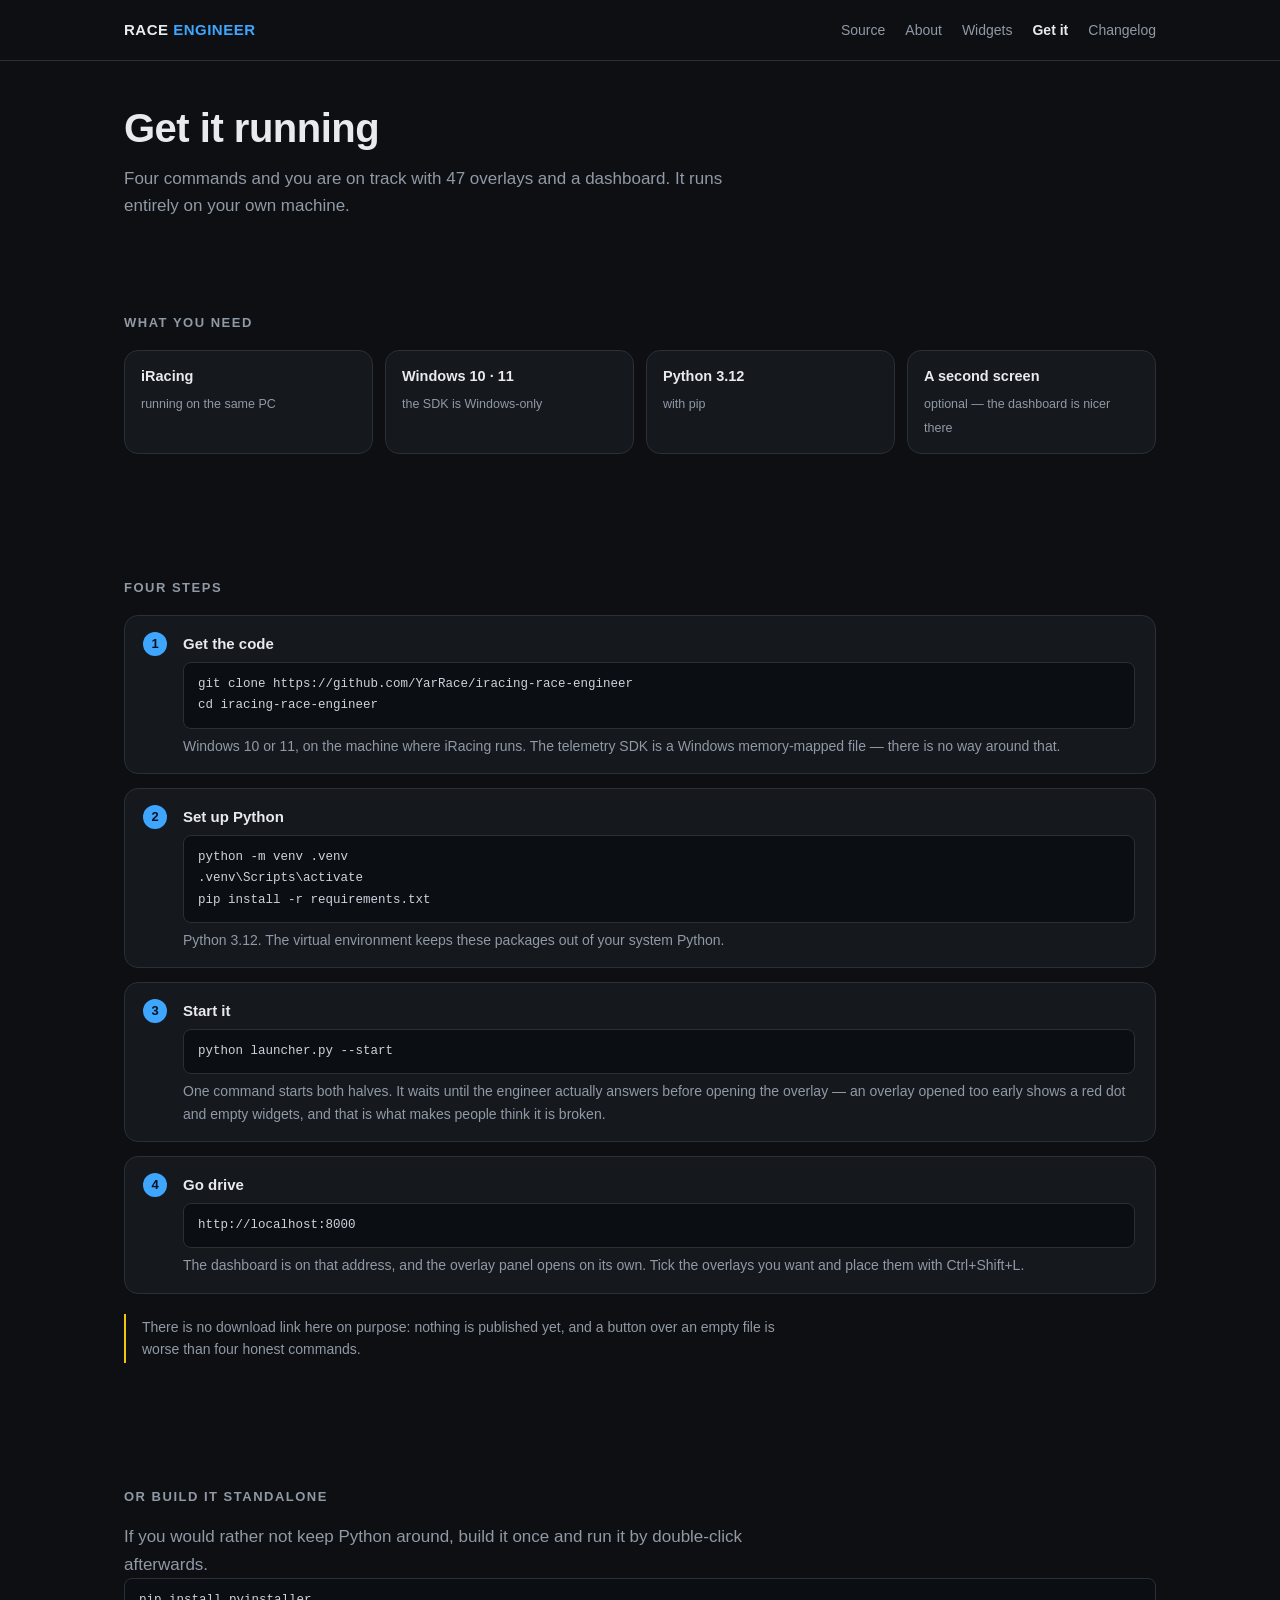
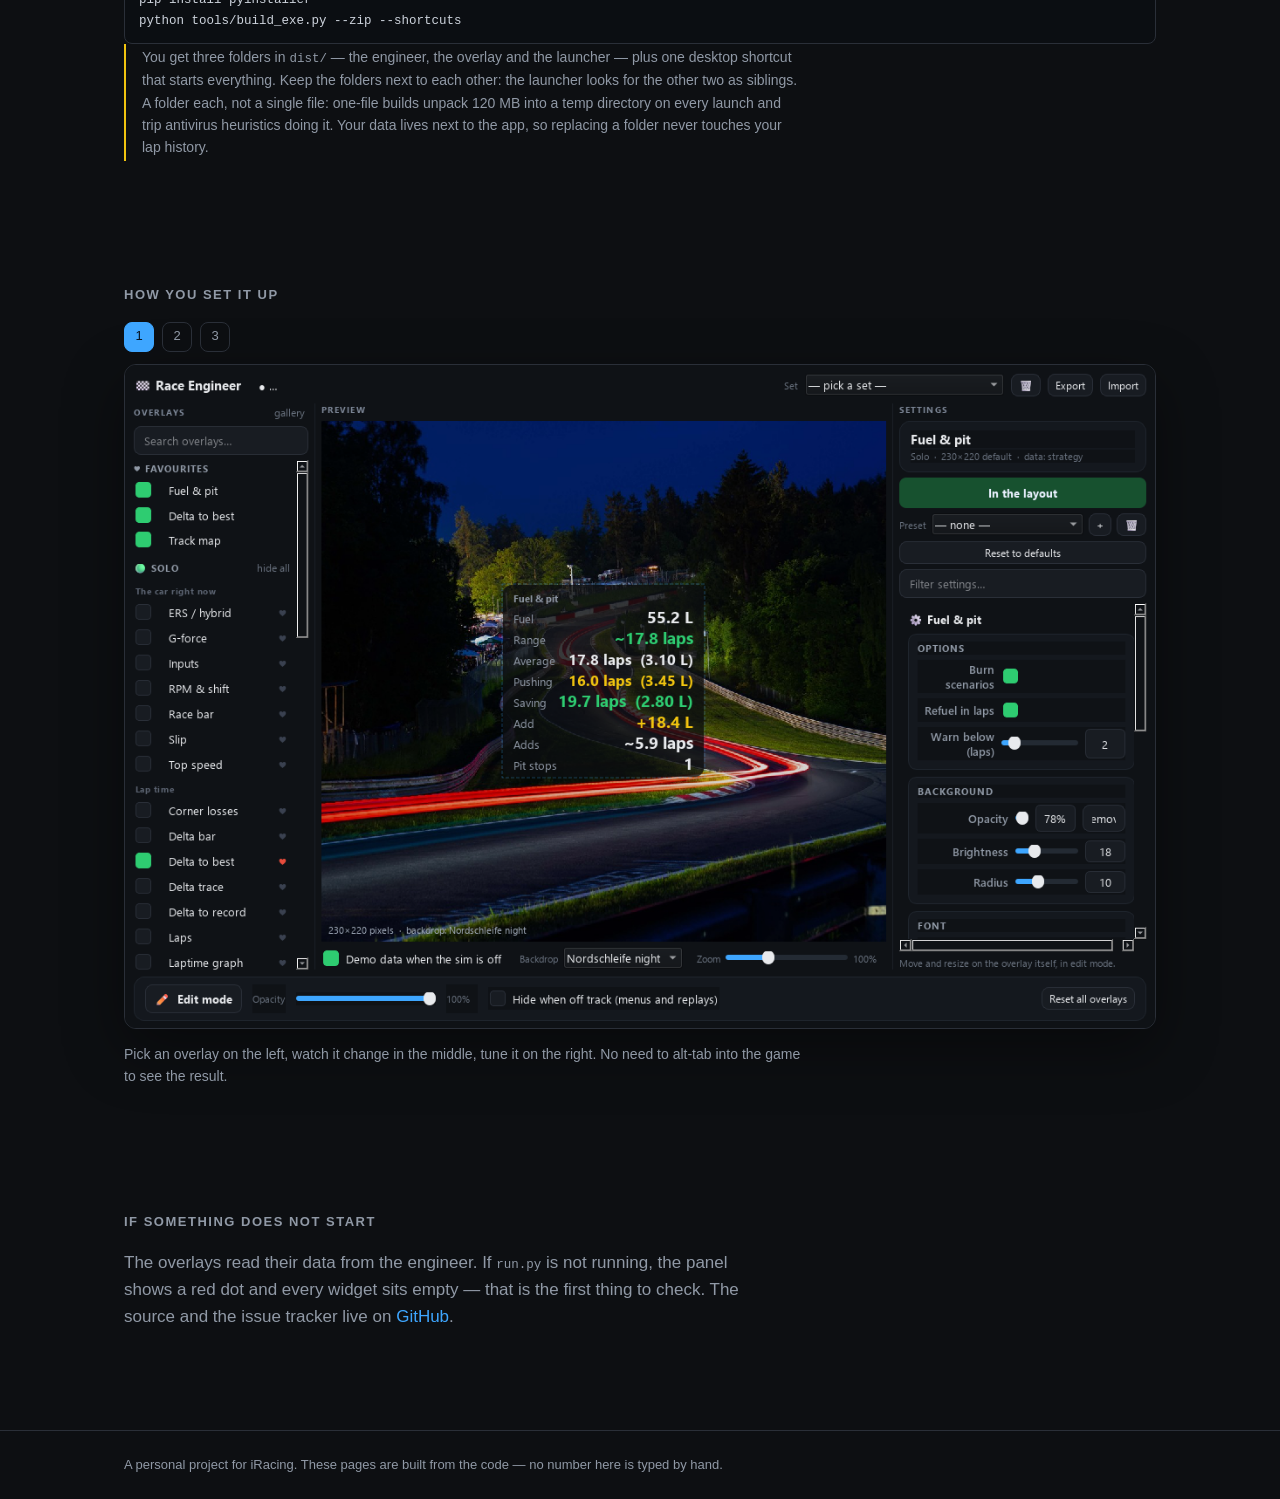
<file: docs/get.html>
<!doctype html>
<html lang="en"><head><meta charset="utf-8">
<meta name="viewport" content="width=device-width,initial-scale=1">
<title>Get it — Race Engineer</title>
<meta name="description" content="A race engineer for iRacing: a dashboard on the second screen, an overlay of your own over the game, and analysis once you climb out. Everything runs locally.">
<meta property="og:type" content="website">
<meta property="og:site_name" content="Race Engineer">
<meta property="og:title" content="Get it — Race Engineer">
<meta property="og:description" content="A race engineer for iRacing: a dashboard on the second screen, an overlay of your own over the game, and analysis once you climb out. Everything runs locally.">
<meta property="og:image" content="https://yarrace.github.io/iracing-race-engineer/hero.png">
<meta name="twitter:card" content="summary_large_image">
<link rel="stylesheet" href="tokens.css">
<style>
  *{box-sizing:border-box;margin:0;padding:0}
  body{background:var(--bg);color:var(--txt);line-height:1.6;
    font:15px/1.6 -apple-system,"Segoe UI",Roboto,Arial,sans-serif}
  a{color:var(--accent);text-decoration:none} a:hover{text-decoration:underline}
  .wrap{max-width:1080px;margin:0 auto;padding:0 24px}
  header{border-bottom:1px solid var(--line);position:sticky;top:0;
    background:var(--bg);z-index:5}
  header .wrap{display:flex;align-items:center;gap:26px;height:60px}
  .logo{font-weight:800;letter-spacing:.5px;color:var(--txt)}
  .logo b{color:var(--accent)}
  nav{display:flex;gap:20px;margin-left:auto}
  nav a{color:var(--muted);font-size:14px}
  nav a.on{color:var(--txt);font-weight:600}
  h1{font-size:40px;line-height:1.15;letter-spacing:-.5px;margin-bottom:14px}
  h1 span{color:var(--accent)}
  h2{font-size:13px;text-transform:uppercase;letter-spacing:1.5px;
    color:var(--muted);margin:44px 0 16px;font-weight:600}
  .lead{color:var(--muted);font-size:17px;max-width:640px}
  section{padding:40px 0}
  .hero{padding:64px 0 40px}
  .nums{display:grid;grid-template-columns:repeat(4,1fr);gap:14px}
  .changes{list-style:none;display:grid;gap:12px}
  .changes li{background:var(--panel);border:1px solid var(--line);
    border-radius:var(--r-card);padding:14px 16px}
  .changes li a{font-weight:700;font-size:16px}
  .changes .when{color:var(--muted);font-size:12px;margin-left:10px}
  .changes li p{color:var(--muted);font-size:14px;margin-top:6px}
  .num{background:var(--panel);border:1px solid var(--line);border-radius:var(--r-card);
    padding:18px 20px}
  .num .v{font-size:34px;font-weight:800;font-variant-numeric:tabular-nums;
    letter-spacing:-1px}
  .num .k{font-size:11px;text-transform:uppercase;letter-spacing:1px;color:var(--muted)}
  .why{display:grid;grid-template-columns:repeat(3,1fr);gap:14px}
  .why div{background:var(--panel);border:1px solid var(--line);
    border-radius:var(--r-card);padding:20px}
  .why h3{font-size:15px;margin-bottom:8px}
  .why p{color:var(--muted);font-size:14px}
  table{width:100%;border-collapse:collapse;font-size:14px}
  th{text-align:left;font-size:11px;text-transform:uppercase;letter-spacing:1px;
    color:var(--muted);padding:10px 12px;border-bottom:1px solid var(--line);font-weight:600}
  td{padding:11px 12px;border-bottom:1px solid var(--line);vertical-align:top}
  tr:hover td{background:var(--panel)}
  .k{font-family:ui-monospace,Consolas,monospace;font-size:12.5px;color:var(--muted)}
  .tag{display:inline-block;font-size:11px;padding:2px 8px;border-radius:20px;
    border:1px solid var(--line);color:var(--muted)}
  .tag.solo{color:var(--good);border-color:color-mix(in srgb,var(--good) 40%,transparent)}
  .tag.endur{color:var(--accent);border-color:color-mix(in srgb,var(--accent) 40%,transparent)}
  .tag.setup{color:var(--best);border-color:color-mix(in srgb,var(--best) 40%,transparent)}
  .post{border-bottom:1px solid var(--line);padding:22px 0}
  .post .d{font-size:12px;color:var(--muted);font-variant-numeric:tabular-nums}
  .post h3{font-size:19px;margin:4px 0 8px}
  .post ul{margin-left:20px;color:var(--muted)}
  .empty{color:var(--muted);padding:30px 0}
  footer{border-top:1px solid var(--line);margin-top:60px;padding:24px 0;
    color:var(--muted);font-size:13px}
    /* Hero shot. Both competitors lead with a screenshot rather than a
       paragraph — you see what the thing is before you read a word. */
    .hero-big{padding:70px 0 20px;text-align:center}
    .hero-big h1{font-size:clamp(34px,6vw,64px);letter-spacing:-1.5px;
      text-transform:uppercase;font-weight:800;margin-bottom:18px}
    .hero-big .lead{margin:0 auto;font-size:18px}
    .shot{margin:38px 0 0;border-radius:16px;overflow:hidden;
      border:1px solid var(--line);box-shadow:0 30px 80px rgba(0,0,0,.45);
      background:var(--panel)}
    .shot img{display:block;width:100%;height:auto}
    .shot figcaption{padding:10px 16px;font-size:12px;color:var(--muted);
      border-top:1px solid var(--line)}
    /* Showcase: list on the left, selected widget on the right. Switching
       runs on pure CSS — not a line of script on the page. */
    .show{display:grid;grid-template-columns:230px 1fr;gap:20px;align-items:start}
    .show-list{max-height:520px;overflow:auto;padding-right:6px}
    .show-list label{display:block;padding:7px 10px;border-radius:8px;
      color:var(--muted);font-size:13.5px;cursor:pointer}
    .show-list label:hover{background:var(--panel);color:var(--txt)}
    .show input{position:absolute;opacity:0;pointer-events:none}
    .show-stage{background:var(--panel);border:1px solid var(--line);
      border-radius:var(--r-card);min-height:320px;display:flex;
      align-items:center;justify-content:center;padding:26px}
    .show-stage figure{display:none;text-align:center;max-width:100%}
    .show-stage img{max-width:100%;height:auto}
    .show-stage figcaption{margin-top:16px;color:var(--muted);font-size:13.5px}
    .show-stage figcaption b{display:block;color:var(--txt);font-size:16px;
      margin-bottom:4px}
    .show-stage figcaption .meta{display:block;margin-top:8px;
      color:var(--muted);font-size:12px;letter-spacing:.2px}
    img.th{width:120px;height:auto;display:block;border-radius:6px;
      background:#0d1014;border:1px solid var(--line)}
    td:first-child{width:132px}
    td .sub{color:var(--muted);font-size:12.5px;margin-top:3px;max-width:34ch}
    .sims{display:grid;grid-template-columns:repeat(auto-fit,minmax(180px,1fr));
      gap:12px}
    .sim{border:1px solid var(--line);border-radius:var(--r-card);padding:14px 16px;
      background:var(--panel)}
    .sim b{display:block;font-size:14.5px;margin-bottom:3px}
    .sim span{color:var(--muted);font-size:12.5px}
    /* Screenshot galleries (settings window, dashboard): numbered
       tabs, one shot at a time, no script. */
    .gal input{position:absolute;opacity:0;pointer-events:none}
    .gal-tabs{display:flex;gap:8px;margin-bottom:12px}
    .gal-tabs label{width:30px;height:30px;display:flex;align-items:center;
      justify-content:center;border:1px solid var(--line);border-radius:8px;
      color:var(--muted);font-size:13px;cursor:pointer;
      font-variant-numeric:tabular-nums}
    .gal-tabs label:hover{color:var(--txt);border-color:var(--muted)}
    .gal-stage figure{display:none}
    .gal-stage img{display:block;width:100%;height:auto;border-radius:12px;
      border:1px solid var(--line);box-shadow:0 20px 60px rgba(0,0,0,.4)}
    .gal-stage figcaption{color:var(--muted);font-size:14px;margin-top:14px;
      max-width:680px}
    /* Get-it page: numbered steps with the command under each one. */
    ol.steps{list-style:none;counter-reset:s;display:grid;gap:14px}
    ol.steps li{counter-increment:s;background:var(--panel);
      border:1px solid var(--line);border-radius:var(--r-card);
      padding:16px 20px 16px 58px;position:relative}
    ol.steps li::before{content:counter(s);position:absolute;left:18px;top:16px;
      width:24px;height:24px;border-radius:50%;background:var(--accent);
      color:#08111c;font-weight:800;font-size:13px;display:flex;
      align-items:center;justify-content:center}
    /* Download cards. They exist only when a release is actually
       published — see release_section(). */
    .dls{display:grid;grid-template-columns:repeat(auto-fit,minmax(230px,1fr));
      gap:14px}
    a.dl{display:block;background:var(--panel);border:1px solid var(--line);
      border-radius:var(--r-card);padding:18px 20px;color:var(--txt)}
    a.dl:hover{border-color:var(--accent);text-decoration:none}
    a.dl b{display:block;font-size:16px;color:var(--accent);margin-bottom:4px}
    a.dl .dlname{display:block;font-family:ui-monospace,Consolas,monospace;
      font-size:12px;color:var(--muted);margin-bottom:8px}
    a.dl span{color:var(--muted);font-size:13.5px}
    ol.steps b{display:block;margin-bottom:6px}
    ol.steps p{color:var(--muted);font-size:14px;margin-top:6px}
    pre.cmd{background:#0b0e12;border:1px solid var(--line);border-radius:8px;
      padding:11px 14px;overflow-x:auto;font-family:ui-monospace,Consolas,monospace;
      font-size:12.5px;color:#cdd3dc;line-height:1.7}
    .note{border-left:2px solid var(--warn,#e0a800);padding:2px 0 2px 16px;
      color:var(--muted);font-size:14px;max-width:680px}
    @media(max-width:760px){.nums,.why{grid-template-columns:1fr 1fr}h1{font-size:30px}
      .show{grid-template-columns:1fr}.show-list{max-height:200px}}
</style></head><body>
<header><div class="wrap">
  <span class="logo">RACE <b>ENGINEER</b></span>
  <nav><a href="https://github.com/YarRace/iracing-race-engineer" class="">Source</a><a href="index.html" class="">About</a><a href="widgets.html" class="">Widgets</a><a href="get.html" class="on">Get it</a><a href="changelog.html" class="">Changelog</a></nav>
</div></header>
<div class="wrap">
<section class="hero" style="padding:44px 0 10px">
  <h1>Get it running</h1>
  <p class="lead">Four commands and you are on track with
  47 overlays
  and a dashboard. It runs entirely on your own machine.</p>
</section>
<section>
  <h2>What you need</h2>
  <div class="sims"><div class="sim"><b>iRacing</b><span>running on the same PC</span></div><div class="sim"><b>Windows 10 · 11</b><span>the SDK is Windows-only</span></div><div class="sim"><b>Python 3.12</b><span>with pip</span></div><div class="sim"><b>A second screen</b><span>optional — the dashboard is nicer there</span></div></div>
</section>
<section>
  <h2>Four steps</h2>
  <ol class="steps"><li><b>Get the code</b><pre class="cmd">git clone https://github.com/YarRace/iracing-race-engineer
cd iracing-race-engineer</pre><p>Windows 10 or 11, on the machine where iRacing runs. The telemetry SDK is a Windows memory-mapped file — there is no way around that.</p></li><li><b>Set up Python</b><pre class="cmd">python -m venv .venv
.venv\Scripts\activate
pip install -r requirements.txt</pre><p>Python 3.12. The virtual environment keeps these packages out of your system Python.</p></li><li><b>Start it</b><pre class="cmd">python launcher.py --start</pre><p>One command starts both halves. It waits until the engineer actually answers before opening the overlay — an overlay opened too early shows a red dot and empty widgets, and that is what makes people think it is broken.</p></li><li><b>Go drive</b><pre class="cmd">http://localhost:8000</pre><p>The dashboard is on that address, and the overlay panel opens on its own. Tick the overlays you want and place them with Ctrl+Shift+L.</p></li></ol>
  <p class="note" style="margin-top:20px">There is no download link here on
  purpose: nothing is published yet, and a button over an empty file is worse
  than four honest commands.</p>
</section>
<section>
  <h2>Or build it standalone</h2>
  <p class="lead">If you would rather not keep Python around, build it once
  and run it by double-click afterwards.</p>
  <pre class="cmd">pip install pyinstaller
python tools/build_exe.py --zip --shortcuts</pre>
  <p class="note">You get three folders in <span class="k">dist/</span> — the
  engineer, the overlay and the launcher — plus one desktop shortcut that
  starts everything. Keep the folders next to each other: the launcher looks
  for the other two as siblings. A folder each, not a single file: one-file
  builds unpack 120 MB into a temp directory on every launch and trip antivirus
  heuristics doing it. Your data lives next to the app, so replacing a folder
  never touches your lap history.</p>
</section>
<section><h2>How you set it up</h2><style>#pn0:checked~.gal-stage #pnf0{display:block}#pn0:checked~.gal-tabs label[for="pn0"]{background:var(--accent);color:#08111c;border-color:var(--accent)}#pn1:checked~.gal-stage #pnf1{display:block}#pn1:checked~.gal-tabs label[for="pn1"]{background:var(--accent);color:#08111c;border-color:var(--accent)}#pn2:checked~.gal-stage #pnf2{display:block}#pn2:checked~.gal-tabs label[for="pn2"]{background:var(--accent);color:#08111c;border-color:var(--accent)}</style><div class="gal"><input type="radio" name="pn" id="pn0" checked><input type="radio" name="pn" id="pn1"><input type="radio" name="pn" id="pn2"><div class="gal-tabs"><label for="pn0">1</label><label for="pn1">2</label><label for="pn2">3</label></div><div class="gal-stage"><figure id="pnf0"><img src="panel/panel.png" alt="The settings window" loading="lazy"><figcaption>Pick an overlay on the left, watch it change in the middle, tune it on the right. No need to alt-tab into the game to see the result.</figcaption></figure><figure id="pnf1"><img src="panel/panel-map.png" alt="The settings window" loading="lazy"><figcaption>The preview is the real widget on the real data — not a picture of one.</figcaption></figure><figure id="pnf2"><img src="panel/panel-log.png" alt="The settings window" loading="lazy"><figcaption>Every widget carries its own settings, its own presets and a reset back to factory.</figcaption></figure></div></div></section>
<section>
  <h2>If something does not start</h2>
  <p class="lead">The overlays read their data from the engineer. If
  <span class="k">run.py</span> is not running, the panel shows a red dot and
  every widget sits empty — that is the first thing to check. The source and
  the issue tracker live on <a href="https://github.com/YarRace/iracing-race-engineer">GitHub</a>.</p>
</section></div>
<footer><div class="wrap">A personal project for iRacing. These pages are built
from the code — no number here is typed by hand.</div></footer>
</body></html>
</file>
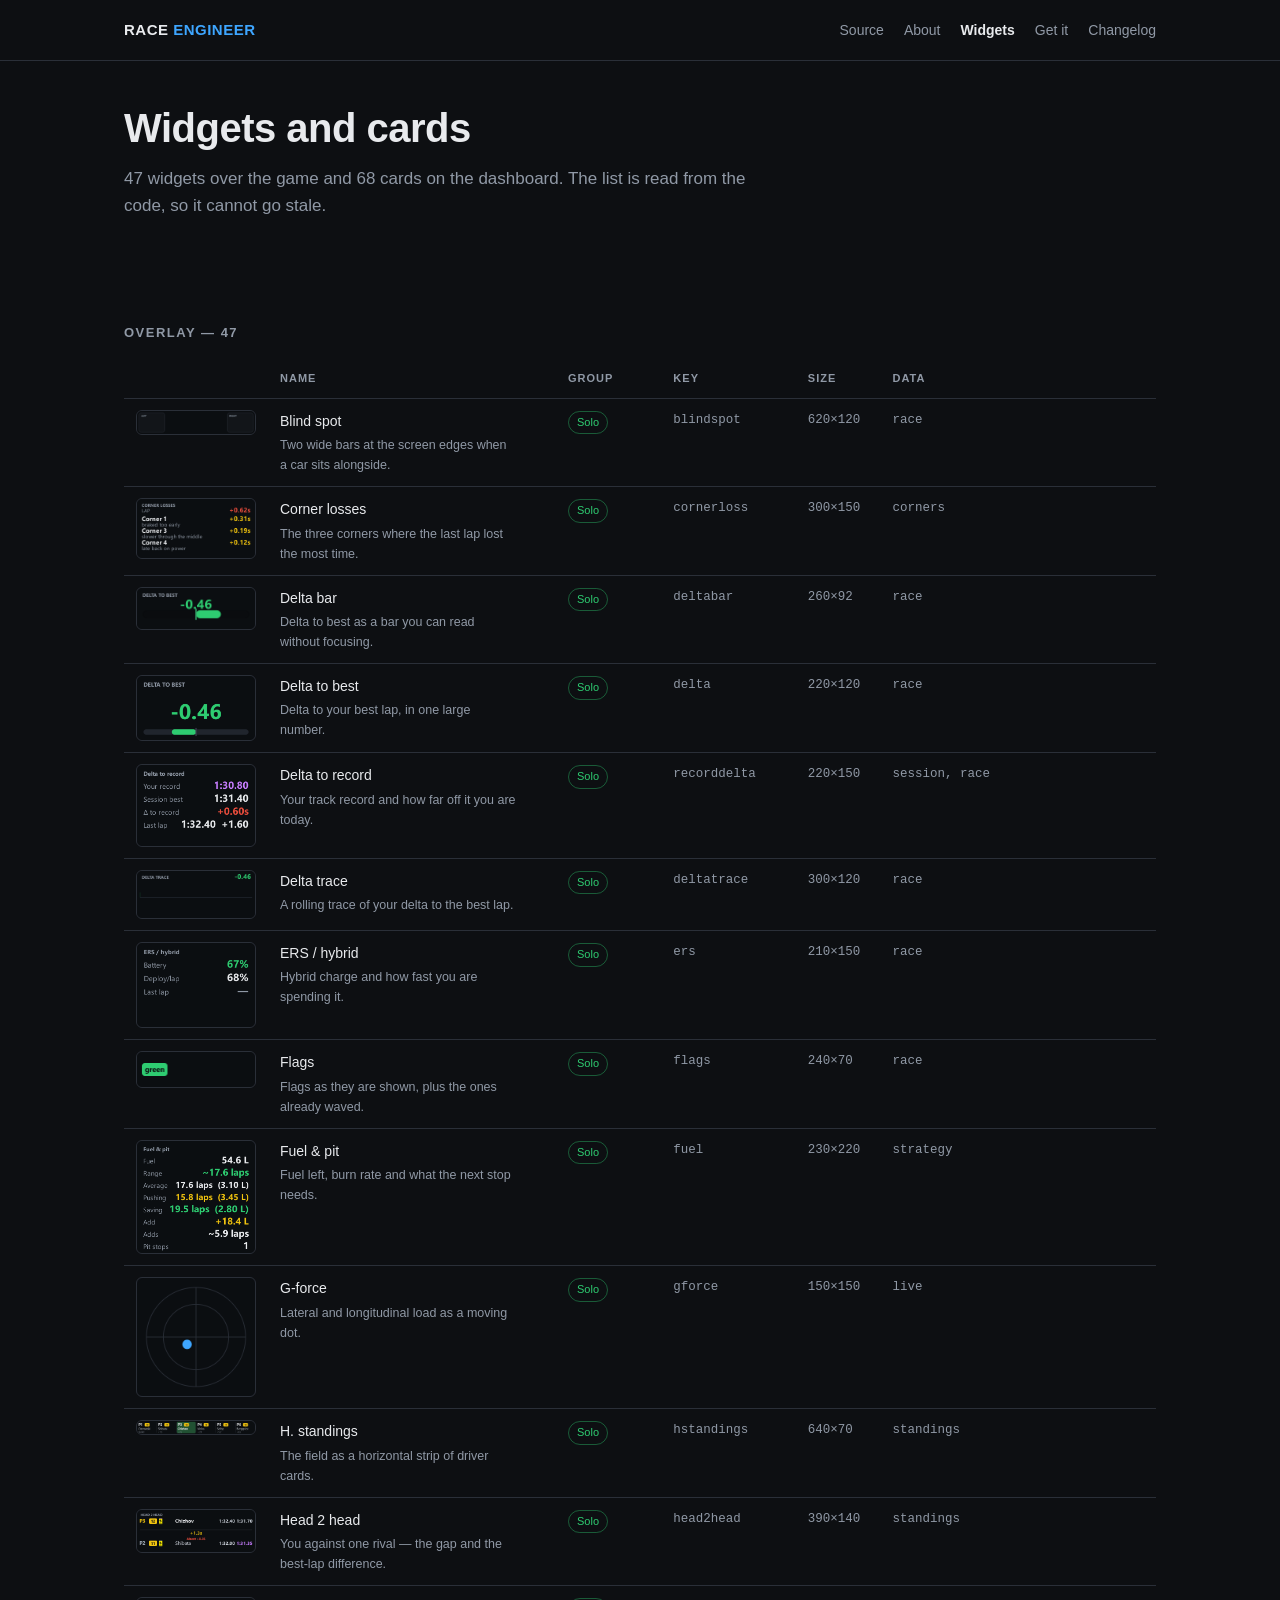
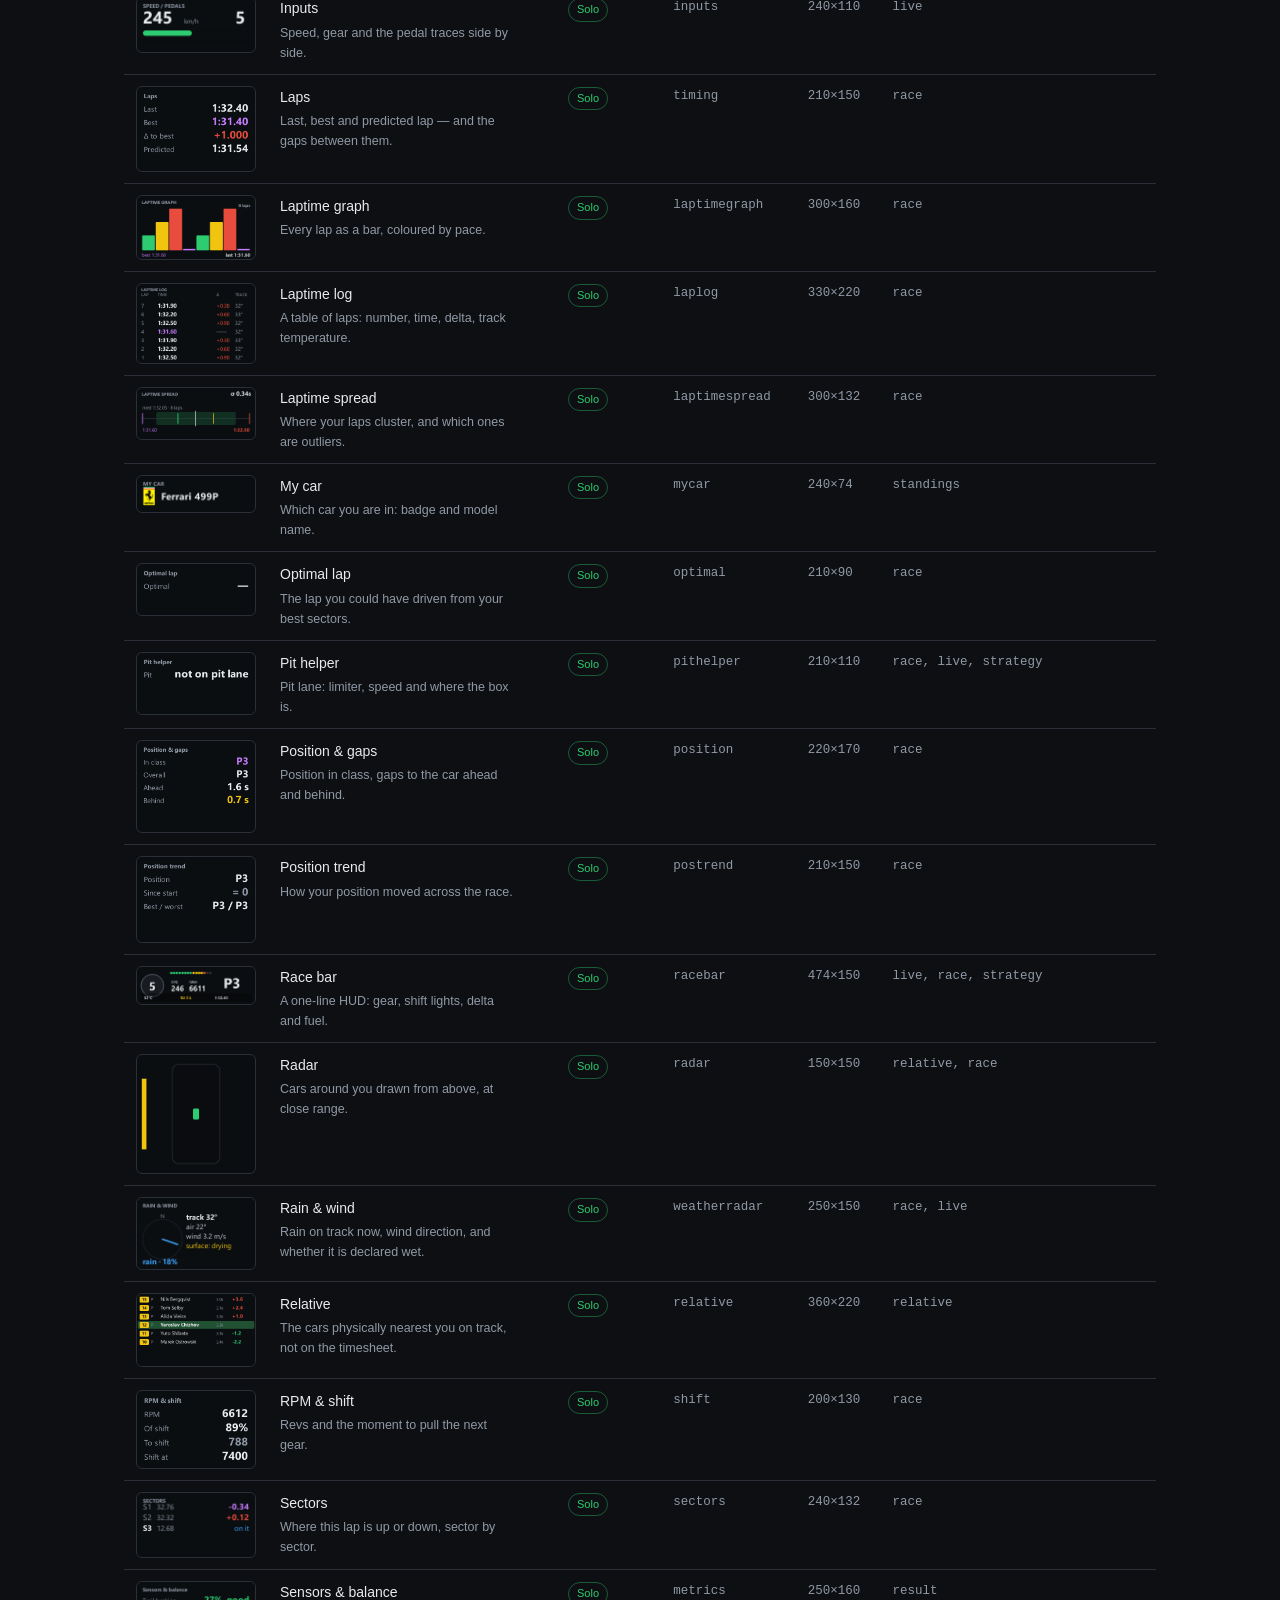
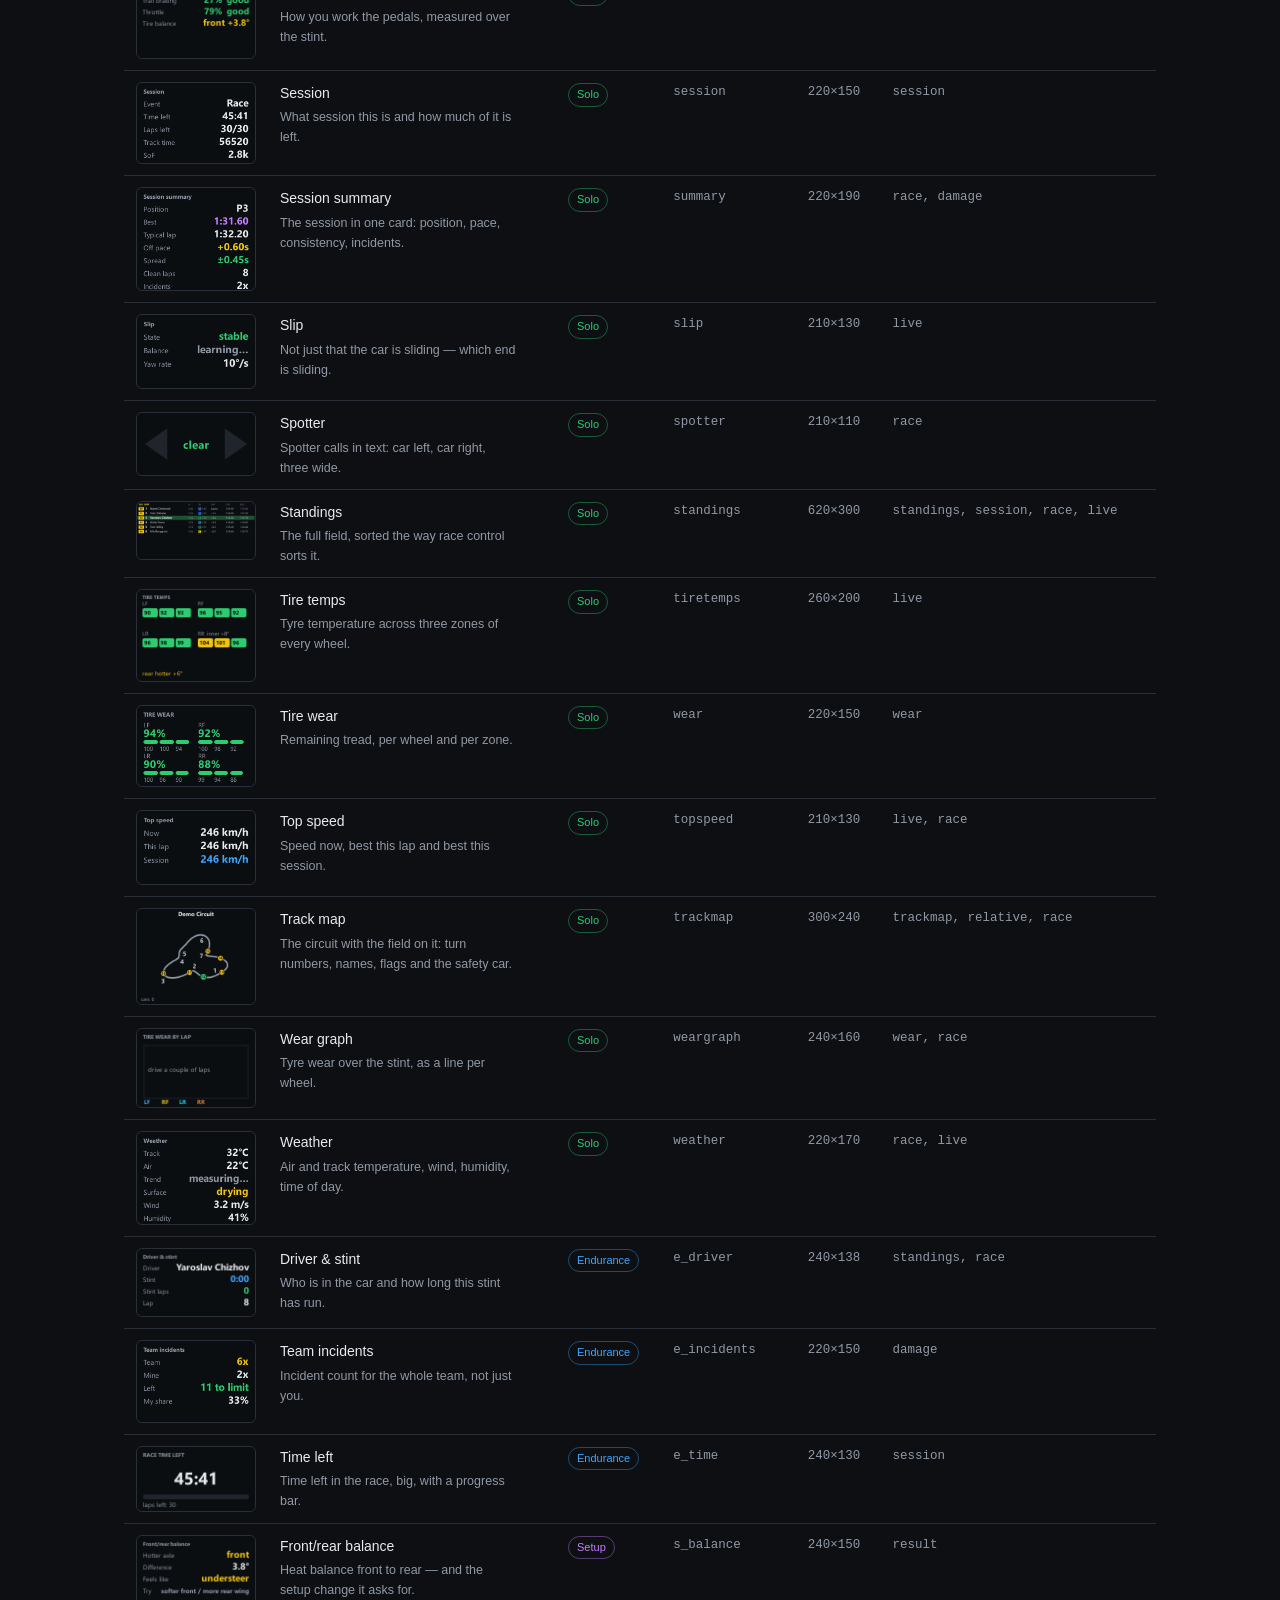
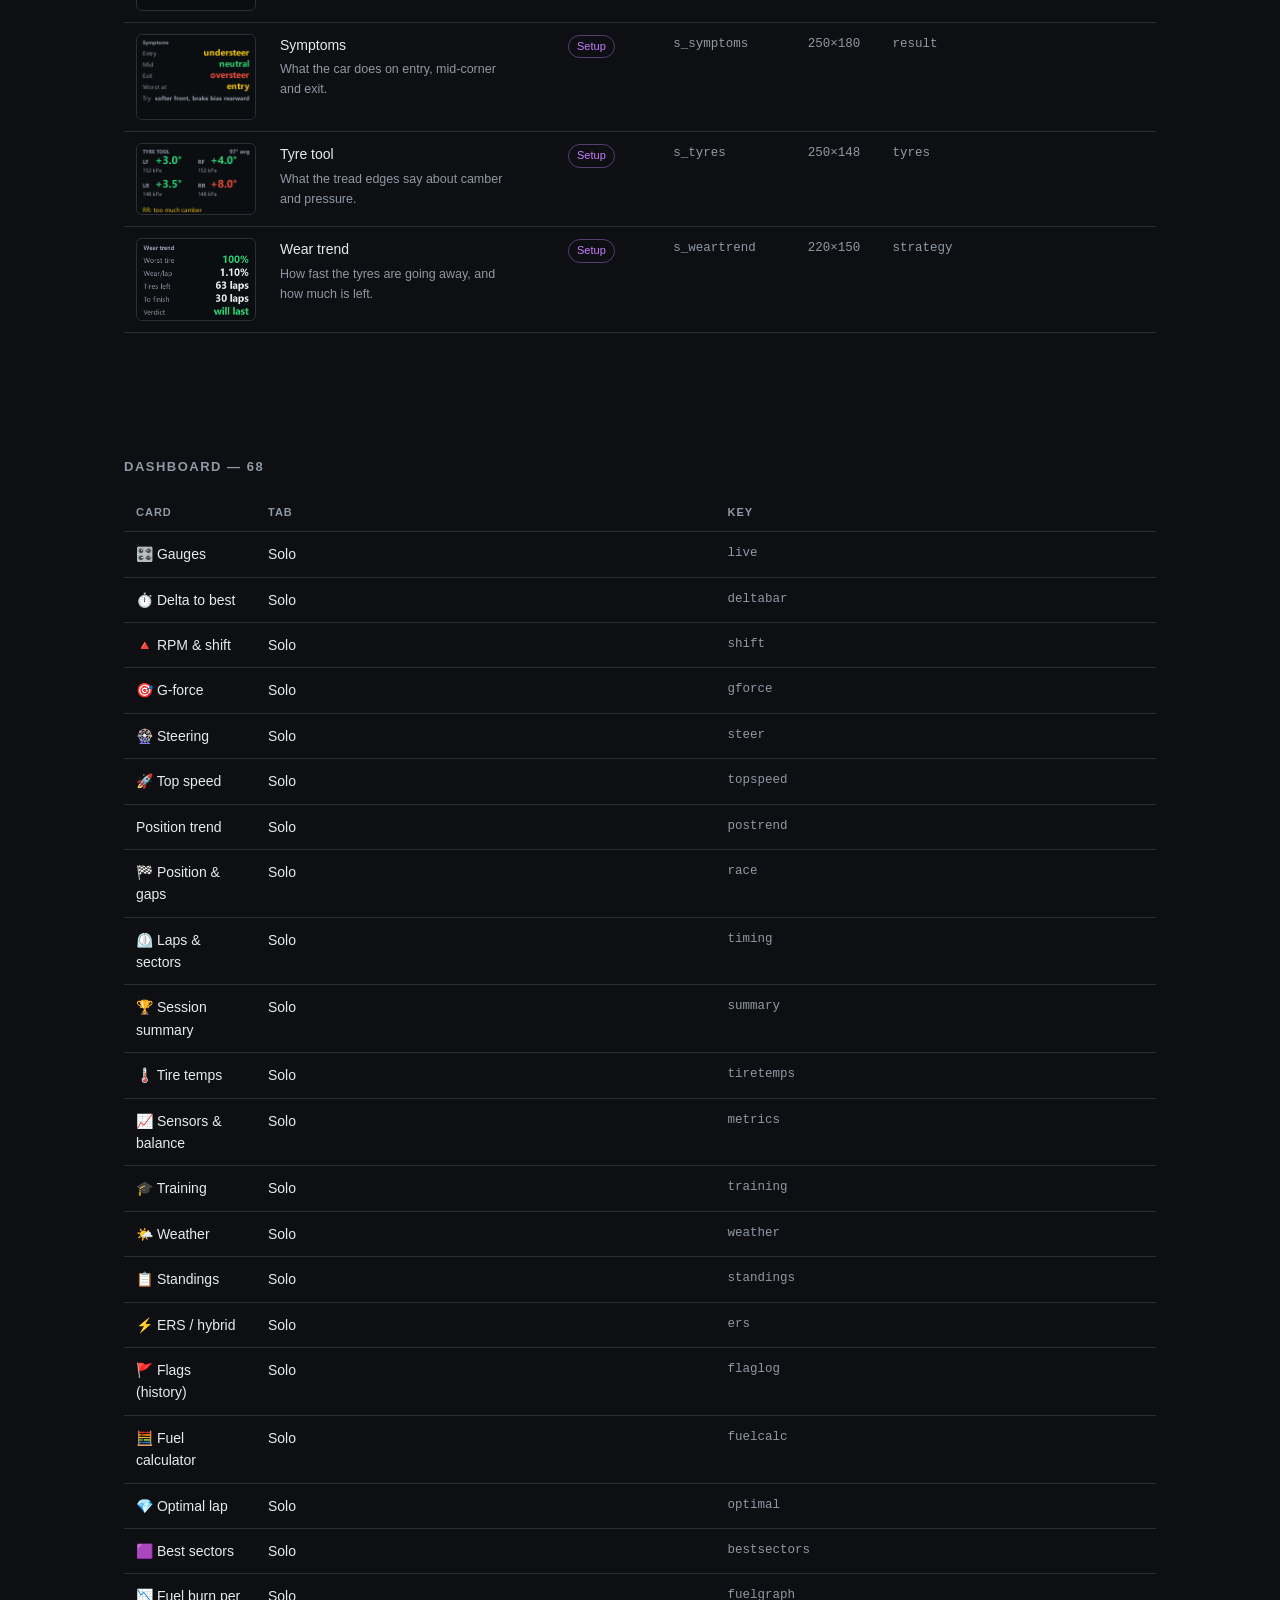
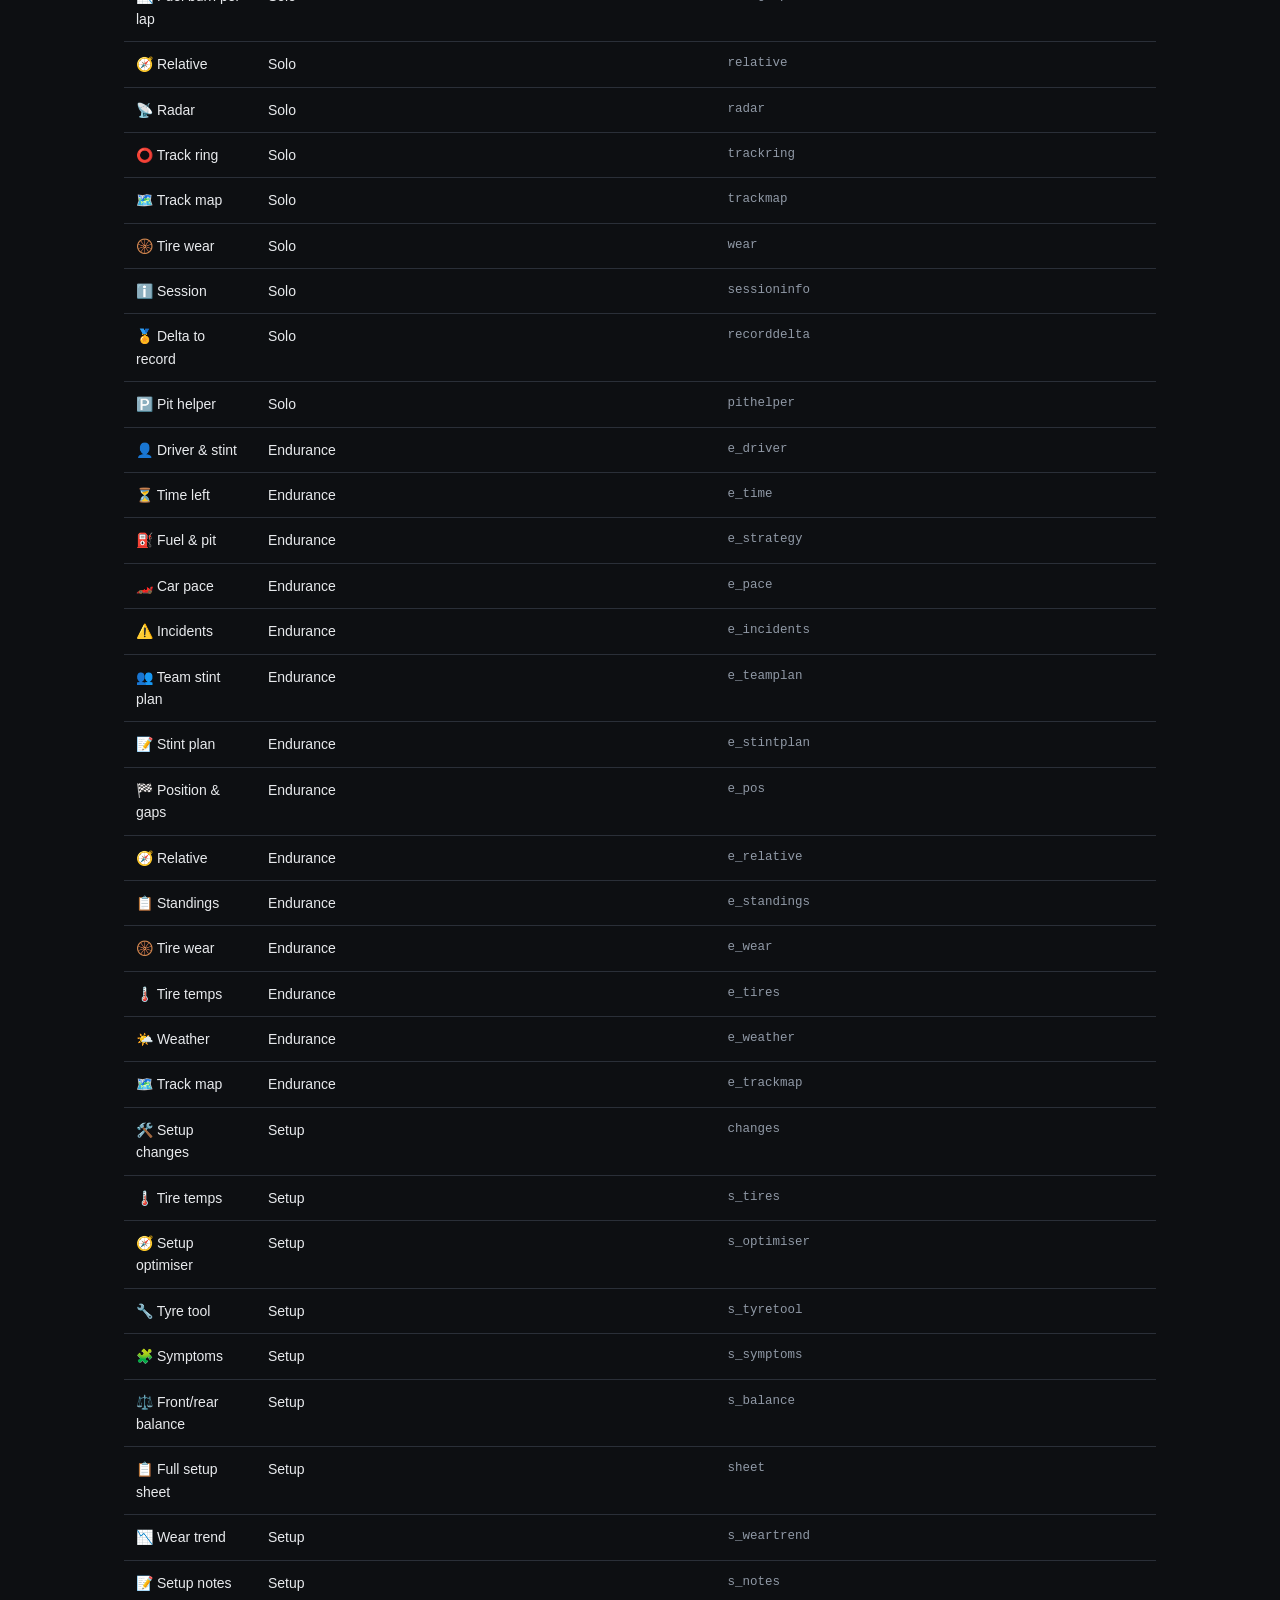
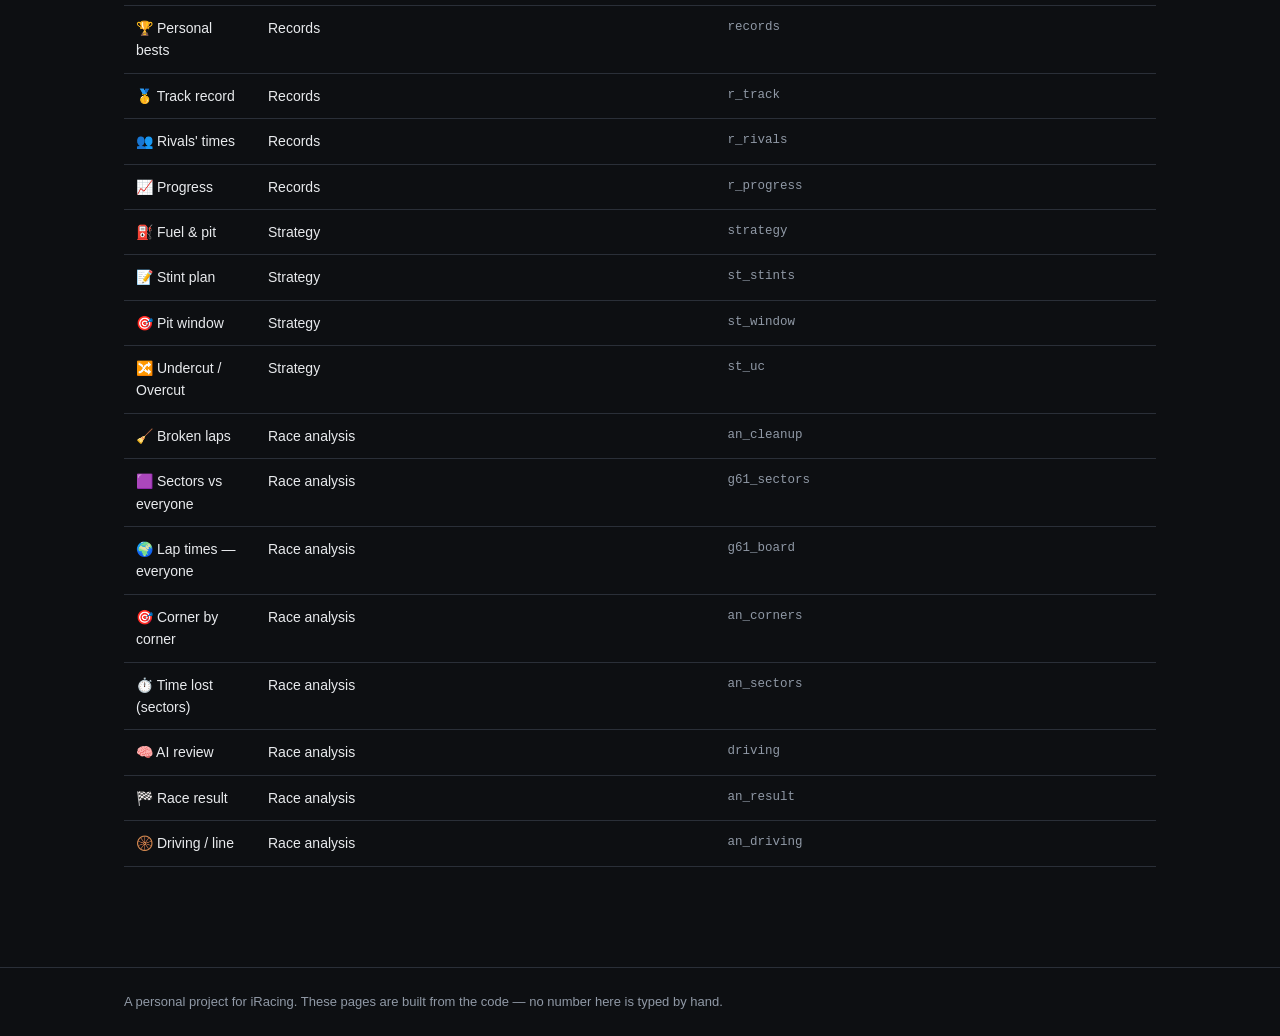
<file: docs/widgets.html>
<!doctype html>
<html lang="en"><head><meta charset="utf-8">
<meta name="viewport" content="width=device-width,initial-scale=1">
<title>Widgets — Race Engineer</title>
<meta name="description" content="A race engineer for iRacing: a dashboard on the second screen, an overlay of your own over the game, and analysis once you climb out. Everything runs locally.">
<meta property="og:type" content="website">
<meta property="og:site_name" content="Race Engineer">
<meta property="og:title" content="Widgets — Race Engineer">
<meta property="og:description" content="A race engineer for iRacing: a dashboard on the second screen, an overlay of your own over the game, and analysis once you climb out. Everything runs locally.">
<meta property="og:image" content="https://yarrace.github.io/iracing-race-engineer/hero.png">
<meta name="twitter:card" content="summary_large_image">
<link rel="stylesheet" href="tokens.css">
<style>
  *{box-sizing:border-box;margin:0;padding:0}
  body{background:var(--bg);color:var(--txt);line-height:1.6;
    font:15px/1.6 -apple-system,"Segoe UI",Roboto,Arial,sans-serif}
  a{color:var(--accent);text-decoration:none} a:hover{text-decoration:underline}
  .wrap{max-width:1080px;margin:0 auto;padding:0 24px}
  header{border-bottom:1px solid var(--line);position:sticky;top:0;
    background:var(--bg);z-index:5}
  header .wrap{display:flex;align-items:center;gap:26px;height:60px}
  .logo{font-weight:800;letter-spacing:.5px;color:var(--txt)}
  .logo b{color:var(--accent)}
  nav{display:flex;gap:20px;margin-left:auto}
  nav a{color:var(--muted);font-size:14px}
  nav a.on{color:var(--txt);font-weight:600}
  h1{font-size:40px;line-height:1.15;letter-spacing:-.5px;margin-bottom:14px}
  h1 span{color:var(--accent)}
  h2{font-size:13px;text-transform:uppercase;letter-spacing:1.5px;
    color:var(--muted);margin:44px 0 16px;font-weight:600}
  .lead{color:var(--muted);font-size:17px;max-width:640px}
  section{padding:40px 0}
  .hero{padding:64px 0 40px}
  .nums{display:grid;grid-template-columns:repeat(4,1fr);gap:14px}
  .changes{list-style:none;display:grid;gap:12px}
  .changes li{background:var(--panel);border:1px solid var(--line);
    border-radius:var(--r-card);padding:14px 16px}
  .changes li a{font-weight:700;font-size:16px}
  .changes .when{color:var(--muted);font-size:12px;margin-left:10px}
  .changes li p{color:var(--muted);font-size:14px;margin-top:6px}
  .num{background:var(--panel);border:1px solid var(--line);border-radius:var(--r-card);
    padding:18px 20px}
  .num .v{font-size:34px;font-weight:800;font-variant-numeric:tabular-nums;
    letter-spacing:-1px}
  .num .k{font-size:11px;text-transform:uppercase;letter-spacing:1px;color:var(--muted)}
  .why{display:grid;grid-template-columns:repeat(3,1fr);gap:14px}
  .why div{background:var(--panel);border:1px solid var(--line);
    border-radius:var(--r-card);padding:20px}
  .why h3{font-size:15px;margin-bottom:8px}
  .why p{color:var(--muted);font-size:14px}
  table{width:100%;border-collapse:collapse;font-size:14px}
  th{text-align:left;font-size:11px;text-transform:uppercase;letter-spacing:1px;
    color:var(--muted);padding:10px 12px;border-bottom:1px solid var(--line);font-weight:600}
  td{padding:11px 12px;border-bottom:1px solid var(--line);vertical-align:top}
  tr:hover td{background:var(--panel)}
  .k{font-family:ui-monospace,Consolas,monospace;font-size:12.5px;color:var(--muted)}
  .tag{display:inline-block;font-size:11px;padding:2px 8px;border-radius:20px;
    border:1px solid var(--line);color:var(--muted)}
  .tag.solo{color:var(--good);border-color:color-mix(in srgb,var(--good) 40%,transparent)}
  .tag.endur{color:var(--accent);border-color:color-mix(in srgb,var(--accent) 40%,transparent)}
  .tag.setup{color:var(--best);border-color:color-mix(in srgb,var(--best) 40%,transparent)}
  .post{border-bottom:1px solid var(--line);padding:22px 0}
  .post .d{font-size:12px;color:var(--muted);font-variant-numeric:tabular-nums}
  .post h3{font-size:19px;margin:4px 0 8px}
  .post ul{margin-left:20px;color:var(--muted)}
  .empty{color:var(--muted);padding:30px 0}
  footer{border-top:1px solid var(--line);margin-top:60px;padding:24px 0;
    color:var(--muted);font-size:13px}
    /* Hero shot. Both competitors lead with a screenshot rather than a
       paragraph — you see what the thing is before you read a word. */
    .hero-big{padding:70px 0 20px;text-align:center}
    .hero-big h1{font-size:clamp(34px,6vw,64px);letter-spacing:-1.5px;
      text-transform:uppercase;font-weight:800;margin-bottom:18px}
    .hero-big .lead{margin:0 auto;font-size:18px}
    .shot{margin:38px 0 0;border-radius:16px;overflow:hidden;
      border:1px solid var(--line);box-shadow:0 30px 80px rgba(0,0,0,.45);
      background:var(--panel)}
    .shot img{display:block;width:100%;height:auto}
    .shot figcaption{padding:10px 16px;font-size:12px;color:var(--muted);
      border-top:1px solid var(--line)}
    /* Showcase: list on the left, selected widget on the right. Switching
       runs on pure CSS — not a line of script on the page. */
    .show{display:grid;grid-template-columns:230px 1fr;gap:20px;align-items:start}
    .show-list{max-height:520px;overflow:auto;padding-right:6px}
    .show-list label{display:block;padding:7px 10px;border-radius:8px;
      color:var(--muted);font-size:13.5px;cursor:pointer}
    .show-list label:hover{background:var(--panel);color:var(--txt)}
    .show input{position:absolute;opacity:0;pointer-events:none}
    .show-stage{background:var(--panel);border:1px solid var(--line);
      border-radius:var(--r-card);min-height:320px;display:flex;
      align-items:center;justify-content:center;padding:26px}
    .show-stage figure{display:none;text-align:center;max-width:100%}
    .show-stage img{max-width:100%;height:auto}
    .show-stage figcaption{margin-top:16px;color:var(--muted);font-size:13.5px}
    .show-stage figcaption b{display:block;color:var(--txt);font-size:16px;
      margin-bottom:4px}
    .show-stage figcaption .meta{display:block;margin-top:8px;
      color:var(--muted);font-size:12px;letter-spacing:.2px}
    img.th{width:120px;height:auto;display:block;border-radius:6px;
      background:#0d1014;border:1px solid var(--line)}
    td:first-child{width:132px}
    td .sub{color:var(--muted);font-size:12.5px;margin-top:3px;max-width:34ch}
    .sims{display:grid;grid-template-columns:repeat(auto-fit,minmax(180px,1fr));
      gap:12px}
    .sim{border:1px solid var(--line);border-radius:var(--r-card);padding:14px 16px;
      background:var(--panel)}
    .sim b{display:block;font-size:14.5px;margin-bottom:3px}
    .sim span{color:var(--muted);font-size:12.5px}
    /* Screenshot galleries (settings window, dashboard): numbered
       tabs, one shot at a time, no script. */
    .gal input{position:absolute;opacity:0;pointer-events:none}
    .gal-tabs{display:flex;gap:8px;margin-bottom:12px}
    .gal-tabs label{width:30px;height:30px;display:flex;align-items:center;
      justify-content:center;border:1px solid var(--line);border-radius:8px;
      color:var(--muted);font-size:13px;cursor:pointer;
      font-variant-numeric:tabular-nums}
    .gal-tabs label:hover{color:var(--txt);border-color:var(--muted)}
    .gal-stage figure{display:none}
    .gal-stage img{display:block;width:100%;height:auto;border-radius:12px;
      border:1px solid var(--line);box-shadow:0 20px 60px rgba(0,0,0,.4)}
    .gal-stage figcaption{color:var(--muted);font-size:14px;margin-top:14px;
      max-width:680px}
    /* Get-it page: numbered steps with the command under each one. */
    ol.steps{list-style:none;counter-reset:s;display:grid;gap:14px}
    ol.steps li{counter-increment:s;background:var(--panel);
      border:1px solid var(--line);border-radius:var(--r-card);
      padding:16px 20px 16px 58px;position:relative}
    ol.steps li::before{content:counter(s);position:absolute;left:18px;top:16px;
      width:24px;height:24px;border-radius:50%;background:var(--accent);
      color:#08111c;font-weight:800;font-size:13px;display:flex;
      align-items:center;justify-content:center}
    /* Download cards. They exist only when a release is actually
       published — see release_section(). */
    .dls{display:grid;grid-template-columns:repeat(auto-fit,minmax(230px,1fr));
      gap:14px}
    a.dl{display:block;background:var(--panel);border:1px solid var(--line);
      border-radius:var(--r-card);padding:18px 20px;color:var(--txt)}
    a.dl:hover{border-color:var(--accent);text-decoration:none}
    a.dl b{display:block;font-size:16px;color:var(--accent);margin-bottom:4px}
    a.dl .dlname{display:block;font-family:ui-monospace,Consolas,monospace;
      font-size:12px;color:var(--muted);margin-bottom:8px}
    a.dl span{color:var(--muted);font-size:13.5px}
    ol.steps b{display:block;margin-bottom:6px}
    ol.steps p{color:var(--muted);font-size:14px;margin-top:6px}
    pre.cmd{background:#0b0e12;border:1px solid var(--line);border-radius:8px;
      padding:11px 14px;overflow-x:auto;font-family:ui-monospace,Consolas,monospace;
      font-size:12.5px;color:#cdd3dc;line-height:1.7}
    .note{border-left:2px solid var(--warn,#e0a800);padding:2px 0 2px 16px;
      color:var(--muted);font-size:14px;max-width:680px}
    @media(max-width:760px){.nums,.why{grid-template-columns:1fr 1fr}h1{font-size:30px}
      .show{grid-template-columns:1fr}.show-list{max-height:200px}}
</style></head><body>
<header><div class="wrap">
  <span class="logo">RACE <b>ENGINEER</b></span>
  <nav><a href="https://github.com/YarRace/iracing-race-engineer" class="">Source</a><a href="index.html" class="">About</a><a href="widgets.html" class="on">Widgets</a><a href="get.html" class="">Get it</a><a href="changelog.html" class="">Changelog</a></nav>
</div></header>
<div class="wrap">
<section class="hero" style="padding:44px 0 20px">
  <h1>Widgets and cards</h1>
  <p class="lead">47 widgets over the
  game and 68 cards on the dashboard.
  The list is read from the code, so it cannot go stale.</p>
</section>
<section>
  <h2>Overlay — 47</h2>
  <table><tr><th></th><th>Name</th><th>Group</th><th>Key</th><th>Size</th>
  <th>Data</th></tr><tr><td><img class="th" src="widgets/blindspot.png" alt="Blind spot" loading="lazy"></td><td>Blind spot<div class="sub">Two wide bars at the screen edges when a car sits alongside.</div></td><td><span class="tag solo">Solo</span></td><td class="k">blindspot</td><td class="k">620×120</td><td class="k">race</td></tr><tr><td><img class="th" src="widgets/cornerloss.png" alt="Corner losses" loading="lazy"></td><td>Corner losses<div class="sub">The three corners where the last lap lost the most time.</div></td><td><span class="tag solo">Solo</span></td><td class="k">cornerloss</td><td class="k">300×150</td><td class="k">corners</td></tr><tr><td><img class="th" src="widgets/deltabar.png" alt="Delta bar" loading="lazy"></td><td>Delta bar<div class="sub">Delta to best as a bar you can read without focusing.</div></td><td><span class="tag solo">Solo</span></td><td class="k">deltabar</td><td class="k">260×92</td><td class="k">race</td></tr><tr><td><img class="th" src="widgets/delta.png" alt="Delta to best" loading="lazy"></td><td>Delta to best<div class="sub">Delta to your best lap, in one large number.</div></td><td><span class="tag solo">Solo</span></td><td class="k">delta</td><td class="k">220×120</td><td class="k">race</td></tr><tr><td><img class="th" src="widgets/recorddelta.png" alt="Delta to record" loading="lazy"></td><td>Delta to record<div class="sub">Your track record and how far off it you are today.</div></td><td><span class="tag solo">Solo</span></td><td class="k">recorddelta</td><td class="k">220×150</td><td class="k">session, race</td></tr><tr><td><img class="th" src="widgets/deltatrace.png" alt="Delta trace" loading="lazy"></td><td>Delta trace<div class="sub">A rolling trace of your delta to the best lap.</div></td><td><span class="tag solo">Solo</span></td><td class="k">deltatrace</td><td class="k">300×120</td><td class="k">race</td></tr><tr><td><img class="th" src="widgets/ers.png" alt="ERS / hybrid" loading="lazy"></td><td>ERS / hybrid<div class="sub">Hybrid charge and how fast you are spending it.</div></td><td><span class="tag solo">Solo</span></td><td class="k">ers</td><td class="k">210×150</td><td class="k">race</td></tr><tr><td><img class="th" src="widgets/flags.png" alt="Flags" loading="lazy"></td><td>Flags<div class="sub">Flags as they are shown, plus the ones already waved.</div></td><td><span class="tag solo">Solo</span></td><td class="k">flags</td><td class="k">240×70</td><td class="k">race</td></tr><tr><td><img class="th" src="widgets/fuel.png" alt="Fuel &amp; pit" loading="lazy"></td><td>Fuel &amp; pit<div class="sub">Fuel left, burn rate and what the next stop needs.</div></td><td><span class="tag solo">Solo</span></td><td class="k">fuel</td><td class="k">230×220</td><td class="k">strategy</td></tr><tr><td><img class="th" src="widgets/gforce.png" alt="G-force" loading="lazy"></td><td>G-force<div class="sub">Lateral and longitudinal load as a moving dot.</div></td><td><span class="tag solo">Solo</span></td><td class="k">gforce</td><td class="k">150×150</td><td class="k">live</td></tr><tr><td><img class="th" src="widgets/hstandings.png" alt="H. standings" loading="lazy"></td><td>H. standings<div class="sub">The field as a horizontal strip of driver cards.</div></td><td><span class="tag solo">Solo</span></td><td class="k">hstandings</td><td class="k">640×70</td><td class="k">standings</td></tr><tr><td><img class="th" src="widgets/head2head.png" alt="Head 2 head" loading="lazy"></td><td>Head 2 head<div class="sub">You against one rival — the gap and the best-lap difference.</div></td><td><span class="tag solo">Solo</span></td><td class="k">head2head</td><td class="k">390×140</td><td class="k">standings</td></tr><tr><td><img class="th" src="widgets/inputs.png" alt="Inputs" loading="lazy"></td><td>Inputs<div class="sub">Speed, gear and the pedal traces side by side.</div></td><td><span class="tag solo">Solo</span></td><td class="k">inputs</td><td class="k">240×110</td><td class="k">live</td></tr><tr><td><img class="th" src="widgets/timing.png" alt="Laps" loading="lazy"></td><td>Laps<div class="sub">Last, best and predicted lap — and the gaps between them.</div></td><td><span class="tag solo">Solo</span></td><td class="k">timing</td><td class="k">210×150</td><td class="k">race</td></tr><tr><td><img class="th" src="widgets/laptimegraph.png" alt="Laptime graph" loading="lazy"></td><td>Laptime graph<div class="sub">Every lap as a bar, coloured by pace.</div></td><td><span class="tag solo">Solo</span></td><td class="k">laptimegraph</td><td class="k">300×160</td><td class="k">race</td></tr><tr><td><img class="th" src="widgets/laplog.png" alt="Laptime log" loading="lazy"></td><td>Laptime log<div class="sub">A table of laps: number, time, delta, track temperature.</div></td><td><span class="tag solo">Solo</span></td><td class="k">laplog</td><td class="k">330×220</td><td class="k">race</td></tr><tr><td><img class="th" src="widgets/laptimespread.png" alt="Laptime spread" loading="lazy"></td><td>Laptime spread<div class="sub">Where your laps cluster, and which ones are outliers.</div></td><td><span class="tag solo">Solo</span></td><td class="k">laptimespread</td><td class="k">300×132</td><td class="k">race</td></tr><tr><td><img class="th" src="widgets/mycar.png" alt="My car" loading="lazy"></td><td>My car<div class="sub">Which car you are in: badge and model name.</div></td><td><span class="tag solo">Solo</span></td><td class="k">mycar</td><td class="k">240×74</td><td class="k">standings</td></tr><tr><td><img class="th" src="widgets/optimal.png" alt="Optimal lap" loading="lazy"></td><td>Optimal lap<div class="sub">The lap you could have driven from your best sectors.</div></td><td><span class="tag solo">Solo</span></td><td class="k">optimal</td><td class="k">210×90</td><td class="k">race</td></tr><tr><td><img class="th" src="widgets/pithelper.png" alt="Pit helper" loading="lazy"></td><td>Pit helper<div class="sub">Pit lane: limiter, speed and where the box is.</div></td><td><span class="tag solo">Solo</span></td><td class="k">pithelper</td><td class="k">210×110</td><td class="k">race, live, strategy</td></tr><tr><td><img class="th" src="widgets/position.png" alt="Position &amp; gaps" loading="lazy"></td><td>Position &amp; gaps<div class="sub">Position in class, gaps to the car ahead and behind.</div></td><td><span class="tag solo">Solo</span></td><td class="k">position</td><td class="k">220×170</td><td class="k">race</td></tr><tr><td><img class="th" src="widgets/postrend.png" alt="Position trend" loading="lazy"></td><td>Position trend<div class="sub">How your position moved across the race.</div></td><td><span class="tag solo">Solo</span></td><td class="k">postrend</td><td class="k">210×150</td><td class="k">race</td></tr><tr><td><img class="th" src="widgets/racebar.png" alt="Race bar" loading="lazy"></td><td>Race bar<div class="sub">A one-line HUD: gear, shift lights, delta and fuel.</div></td><td><span class="tag solo">Solo</span></td><td class="k">racebar</td><td class="k">474×150</td><td class="k">live, race, strategy</td></tr><tr><td><img class="th" src="widgets/radar.png" alt="Radar" loading="lazy"></td><td>Radar<div class="sub">Cars around you drawn from above, at close range.</div></td><td><span class="tag solo">Solo</span></td><td class="k">radar</td><td class="k">150×150</td><td class="k">relative, race</td></tr><tr><td><img class="th" src="widgets/weatherradar.png" alt="Rain &amp; wind" loading="lazy"></td><td>Rain &amp; wind<div class="sub">Rain on track now, wind direction, and whether it is declared wet.</div></td><td><span class="tag solo">Solo</span></td><td class="k">weatherradar</td><td class="k">250×150</td><td class="k">race, live</td></tr><tr><td><img class="th" src="widgets/relative.png" alt="Relative" loading="lazy"></td><td>Relative<div class="sub">The cars physically nearest you on track, not on the timesheet.</div></td><td><span class="tag solo">Solo</span></td><td class="k">relative</td><td class="k">360×220</td><td class="k">relative</td></tr><tr><td><img class="th" src="widgets/shift.png" alt="RPM &amp; shift" loading="lazy"></td><td>RPM &amp; shift<div class="sub">Revs and the moment to pull the next gear.</div></td><td><span class="tag solo">Solo</span></td><td class="k">shift</td><td class="k">200×130</td><td class="k">race</td></tr><tr><td><img class="th" src="widgets/sectors.png" alt="Sectors" loading="lazy"></td><td>Sectors<div class="sub">Where this lap is up or down, sector by sector.</div></td><td><span class="tag solo">Solo</span></td><td class="k">sectors</td><td class="k">240×132</td><td class="k">race</td></tr><tr><td><img class="th" src="widgets/metrics.png" alt="Sensors &amp; balance" loading="lazy"></td><td>Sensors &amp; balance<div class="sub">How you work the pedals, measured over the stint.</div></td><td><span class="tag solo">Solo</span></td><td class="k">metrics</td><td class="k">250×160</td><td class="k">result</td></tr><tr><td><img class="th" src="widgets/session.png" alt="Session" loading="lazy"></td><td>Session<div class="sub">What session this is and how much of it is left.</div></td><td><span class="tag solo">Solo</span></td><td class="k">session</td><td class="k">220×150</td><td class="k">session</td></tr><tr><td><img class="th" src="widgets/summary.png" alt="Session summary" loading="lazy"></td><td>Session summary<div class="sub">The session in one card: position, pace, consistency, incidents.</div></td><td><span class="tag solo">Solo</span></td><td class="k">summary</td><td class="k">220×190</td><td class="k">race, damage</td></tr><tr><td><img class="th" src="widgets/slip.png" alt="Slip" loading="lazy"></td><td>Slip<div class="sub">Not just that the car is sliding — which end is sliding.</div></td><td><span class="tag solo">Solo</span></td><td class="k">slip</td><td class="k">210×130</td><td class="k">live</td></tr><tr><td><img class="th" src="widgets/spotter.png" alt="Spotter" loading="lazy"></td><td>Spotter<div class="sub">Spotter calls in text: car left, car right, three wide.</div></td><td><span class="tag solo">Solo</span></td><td class="k">spotter</td><td class="k">210×110</td><td class="k">race</td></tr><tr><td><img class="th" src="widgets/standings.png" alt="Standings" loading="lazy"></td><td>Standings<div class="sub">The full field, sorted the way race control sorts it.</div></td><td><span class="tag solo">Solo</span></td><td class="k">standings</td><td class="k">620×300</td><td class="k">standings, session, race, live</td></tr><tr><td><img class="th" src="widgets/tiretemps.png" alt="Tire temps" loading="lazy"></td><td>Tire temps<div class="sub">Tyre temperature across three zones of every wheel.</div></td><td><span class="tag solo">Solo</span></td><td class="k">tiretemps</td><td class="k">260×200</td><td class="k">live</td></tr><tr><td><img class="th" src="widgets/wear.png" alt="Tire wear" loading="lazy"></td><td>Tire wear<div class="sub">Remaining tread, per wheel and per zone.</div></td><td><span class="tag solo">Solo</span></td><td class="k">wear</td><td class="k">220×150</td><td class="k">wear</td></tr><tr><td><img class="th" src="widgets/topspeed.png" alt="Top speed" loading="lazy"></td><td>Top speed<div class="sub">Speed now, best this lap and best this session.</div></td><td><span class="tag solo">Solo</span></td><td class="k">topspeed</td><td class="k">210×130</td><td class="k">live, race</td></tr><tr><td><img class="th" src="widgets/trackmap.png" alt="Track map" loading="lazy"></td><td>Track map<div class="sub">The circuit with the field on it: turn numbers, names, flags and the safety car.</div></td><td><span class="tag solo">Solo</span></td><td class="k">trackmap</td><td class="k">300×240</td><td class="k">trackmap, relative, race</td></tr><tr><td><img class="th" src="widgets/weargraph.png" alt="Wear graph" loading="lazy"></td><td>Wear graph<div class="sub">Tyre wear over the stint, as a line per wheel.</div></td><td><span class="tag solo">Solo</span></td><td class="k">weargraph</td><td class="k">240×160</td><td class="k">wear, race</td></tr><tr><td><img class="th" src="widgets/weather.png" alt="Weather" loading="lazy"></td><td>Weather<div class="sub">Air and track temperature, wind, humidity, time of day.</div></td><td><span class="tag solo">Solo</span></td><td class="k">weather</td><td class="k">220×170</td><td class="k">race, live</td></tr><tr><td><img class="th" src="widgets/e_driver.png" alt="Driver &amp; stint" loading="lazy"></td><td>Driver &amp; stint<div class="sub">Who is in the car and how long this stint has run.</div></td><td><span class="tag endur">Endurance</span></td><td class="k">e_driver</td><td class="k">240×138</td><td class="k">standings, race</td></tr><tr><td><img class="th" src="widgets/e_incidents.png" alt="Team incidents" loading="lazy"></td><td>Team incidents<div class="sub">Incident count for the whole team, not just you.</div></td><td><span class="tag endur">Endurance</span></td><td class="k">e_incidents</td><td class="k">220×150</td><td class="k">damage</td></tr><tr><td><img class="th" src="widgets/e_time.png" alt="Time left" loading="lazy"></td><td>Time left<div class="sub">Time left in the race, big, with a progress bar.</div></td><td><span class="tag endur">Endurance</span></td><td class="k">e_time</td><td class="k">240×130</td><td class="k">session</td></tr><tr><td><img class="th" src="widgets/s_balance.png" alt="Front/rear balance" loading="lazy"></td><td>Front/rear balance<div class="sub">Heat balance front to rear — and the setup change it asks for.</div></td><td><span class="tag setup">Setup</span></td><td class="k">s_balance</td><td class="k">240×150</td><td class="k">result</td></tr><tr><td><img class="th" src="widgets/s_symptoms.png" alt="Symptoms" loading="lazy"></td><td>Symptoms<div class="sub">What the car does on entry, mid-corner and exit.</div></td><td><span class="tag setup">Setup</span></td><td class="k">s_symptoms</td><td class="k">250×180</td><td class="k">result</td></tr><tr><td><img class="th" src="widgets/s_tyres.png" alt="Tyre tool" loading="lazy"></td><td>Tyre tool<div class="sub">What the tread edges say about camber and pressure.</div></td><td><span class="tag setup">Setup</span></td><td class="k">s_tyres</td><td class="k">250×148</td><td class="k">tyres</td></tr><tr><td><img class="th" src="widgets/s_weartrend.png" alt="Wear trend" loading="lazy"></td><td>Wear trend<div class="sub">How fast the tyres are going away, and how much is left.</div></td><td><span class="tag setup">Setup</span></td><td class="k">s_weartrend</td><td class="k">220×150</td><td class="k">strategy</td></tr></table>
</section>
<section>
  <h2>Dashboard — 68</h2>
  <table><tr><th>Card</th><th>Tab</th><th>Key</th></tr><tr><td>🎛️ Gauges</td><td>Solo</td><td class="k">live</td></tr><tr><td>⏱️ Delta to best</td><td>Solo</td><td class="k">deltabar</td></tr><tr><td>🔺 RPM &amp; shift</td><td>Solo</td><td class="k">shift</td></tr><tr><td>🎯 G-force</td><td>Solo</td><td class="k">gforce</td></tr><tr><td>🎡 Steering</td><td>Solo</td><td class="k">steer</td></tr><tr><td>🚀 Top speed</td><td>Solo</td><td class="k">topspeed</td></tr><tr><td>Position trend</td><td>Solo</td><td class="k">postrend</td></tr><tr><td>🏁 Position &amp; gaps</td><td>Solo</td><td class="k">race</td></tr><tr><td>⏲️ Laps &amp; sectors</td><td>Solo</td><td class="k">timing</td></tr><tr><td>🏆 Session summary</td><td>Solo</td><td class="k">summary</td></tr><tr><td>🌡️ Tire temps</td><td>Solo</td><td class="k">tiretemps</td></tr><tr><td>📈 Sensors &amp; balance</td><td>Solo</td><td class="k">metrics</td></tr><tr><td>🎓 Training</td><td>Solo</td><td class="k">training</td></tr><tr><td>🌤️ Weather</td><td>Solo</td><td class="k">weather</td></tr><tr><td>📋 Standings</td><td>Solo</td><td class="k">standings</td></tr><tr><td>⚡ ERS / hybrid</td><td>Solo</td><td class="k">ers</td></tr><tr><td>🚩 Flags (history)</td><td>Solo</td><td class="k">flaglog</td></tr><tr><td>🧮 Fuel calculator</td><td>Solo</td><td class="k">fuelcalc</td></tr><tr><td>💎 Optimal lap</td><td>Solo</td><td class="k">optimal</td></tr><tr><td>🟪 Best sectors</td><td>Solo</td><td class="k">bestsectors</td></tr><tr><td>📉 Fuel burn per lap</td><td>Solo</td><td class="k">fuelgraph</td></tr><tr><td>🧭 Relative</td><td>Solo</td><td class="k">relative</td></tr><tr><td>📡 Radar</td><td>Solo</td><td class="k">radar</td></tr><tr><td>⭕ Track ring</td><td>Solo</td><td class="k">trackring</td></tr><tr><td>🗺️ Track map</td><td>Solo</td><td class="k">trackmap</td></tr><tr><td>🛞 Tire wear</td><td>Solo</td><td class="k">wear</td></tr><tr><td>ℹ️ Session</td><td>Solo</td><td class="k">sessioninfo</td></tr><tr><td>🏅 Delta to record</td><td>Solo</td><td class="k">recorddelta</td></tr><tr><td>🅿️ Pit helper</td><td>Solo</td><td class="k">pithelper</td></tr><tr><td>👤 Driver &amp; stint</td><td>Endurance</td><td class="k">e_driver</td></tr><tr><td>⏳ Time left</td><td>Endurance</td><td class="k">e_time</td></tr><tr><td>⛽ Fuel &amp; pit</td><td>Endurance</td><td class="k">e_strategy</td></tr><tr><td>🏎️ Car pace</td><td>Endurance</td><td class="k">e_pace</td></tr><tr><td>⚠️ Incidents</td><td>Endurance</td><td class="k">e_incidents</td></tr><tr><td>👥 Team stint plan</td><td>Endurance</td><td class="k">e_teamplan</td></tr><tr><td>📝 Stint plan</td><td>Endurance</td><td class="k">e_stintplan</td></tr><tr><td>🏁 Position &amp; gaps</td><td>Endurance</td><td class="k">e_pos</td></tr><tr><td>🧭 Relative</td><td>Endurance</td><td class="k">e_relative</td></tr><tr><td>📋 Standings</td><td>Endurance</td><td class="k">e_standings</td></tr><tr><td>🛞 Tire wear</td><td>Endurance</td><td class="k">e_wear</td></tr><tr><td>🌡️ Tire temps</td><td>Endurance</td><td class="k">e_tires</td></tr><tr><td>🌤️ Weather</td><td>Endurance</td><td class="k">e_weather</td></tr><tr><td>🗺️ Track map</td><td>Endurance</td><td class="k">e_trackmap</td></tr><tr><td>🛠️ Setup changes</td><td>Setup</td><td class="k">changes</td></tr><tr><td>🌡️ Tire temps</td><td>Setup</td><td class="k">s_tires</td></tr><tr><td>🧭 Setup optimiser</td><td>Setup</td><td class="k">s_optimiser</td></tr><tr><td>🔧 Tyre tool</td><td>Setup</td><td class="k">s_tyretool</td></tr><tr><td>🧩 Symptoms</td><td>Setup</td><td class="k">s_symptoms</td></tr><tr><td>⚖️ Front/rear balance</td><td>Setup</td><td class="k">s_balance</td></tr><tr><td>📋 Full setup sheet</td><td>Setup</td><td class="k">sheet</td></tr><tr><td>📉 Wear trend</td><td>Setup</td><td class="k">s_weartrend</td></tr><tr><td>📝 Setup notes</td><td>Setup</td><td class="k">s_notes</td></tr><tr><td>🏆 Personal bests</td><td>Records</td><td class="k">records</td></tr><tr><td>🥇 Track record</td><td>Records</td><td class="k">r_track</td></tr><tr><td>👥 Rivals&#x27; times</td><td>Records</td><td class="k">r_rivals</td></tr><tr><td>📈 Progress</td><td>Records</td><td class="k">r_progress</td></tr><tr><td>⛽ Fuel &amp; pit</td><td>Strategy</td><td class="k">strategy</td></tr><tr><td>📝 Stint plan</td><td>Strategy</td><td class="k">st_stints</td></tr><tr><td>🎯 Pit window</td><td>Strategy</td><td class="k">st_window</td></tr><tr><td>🔀 Undercut / Overcut</td><td>Strategy</td><td class="k">st_uc</td></tr><tr><td>🧹 Broken laps</td><td>Race analysis</td><td class="k">an_cleanup</td></tr><tr><td>🟪 Sectors vs everyone</td><td>Race analysis</td><td class="k">g61_sectors</td></tr><tr><td>🌍 Lap times — everyone</td><td>Race analysis</td><td class="k">g61_board</td></tr><tr><td>🎯 Corner by corner</td><td>Race analysis</td><td class="k">an_corners</td></tr><tr><td>⏱️ Time lost (sectors)</td><td>Race analysis</td><td class="k">an_sectors</td></tr><tr><td>🧠 AI review</td><td>Race analysis</td><td class="k">driving</td></tr><tr><td>🏁 Race result</td><td>Race analysis</td><td class="k">an_result</td></tr><tr><td>🛞 Driving / line</td><td>Race analysis</td><td class="k">an_driving</td></tr></table>
</section></div>
<footer><div class="wrap">A personal project for iRacing. These pages are built
from the code — no number here is typed by hand.</div></footer>
</body></html>
</file>
<file: docs/tokens.css>
/* Единственное место, где заданы цвета проекта.
 *
 * Раньше палитра жила в :root внутри index.html, но те же цвета были вбиты
 * руками по всему файлу: #2ecc71 — 34 раза, #e74c3c — 31, #f1c40f — 28.
 * Поменять акцент означало пройтись поиском по полутора тысячам строк.
 *
 * Правило простое: в разметке и стилях цвет пишется только через var().
 * Голый #hex допустим лишь здесь.
 */
:root{
  /* поверхности, от самой глубокой к самой светлой */
  --bg:#0d0f12;          /* фон страницы */
  --bg-deep:#0a0c0f;     /* дно полос и шкал — темнее фона */
  --panel:#15181d;       /* карточка */
  --panel2:#1b1f26;      /* вложенный блок внутри карточки */
  --line:#2a2f38;        /* рамки и разделители */

  /* текст */
  --txt:#e8eaed;         /* основной */
  --muted:#9099a6;       /* подписи, единицы, второстепенное */

  /* смысловые цвета */
  --accent:#3ea6ff;      /* активное, ссылки, свои данные */
  --good:#2ecc71;        /* быстрее, лучше, в норме */
  --warn:#f1c40f;        /* внимание, на грани */
  --bad:#e74c3c;         /* медленнее, перегрев, повреждение */
  --cool:#3498db;        /* холодное: шины, тормоза, вода */
  --best:#c77dff;        /* лучший круг — фиолетовый, как в iRacing */
  --good-bg:#14301f;     /* подсветка своей строки в таблице заезда */

  /* геометрия */
  --r-card:14px;         /* скругление карточки */
  --r-ctl:8px;           /* скругление контрола */
}
</file>
